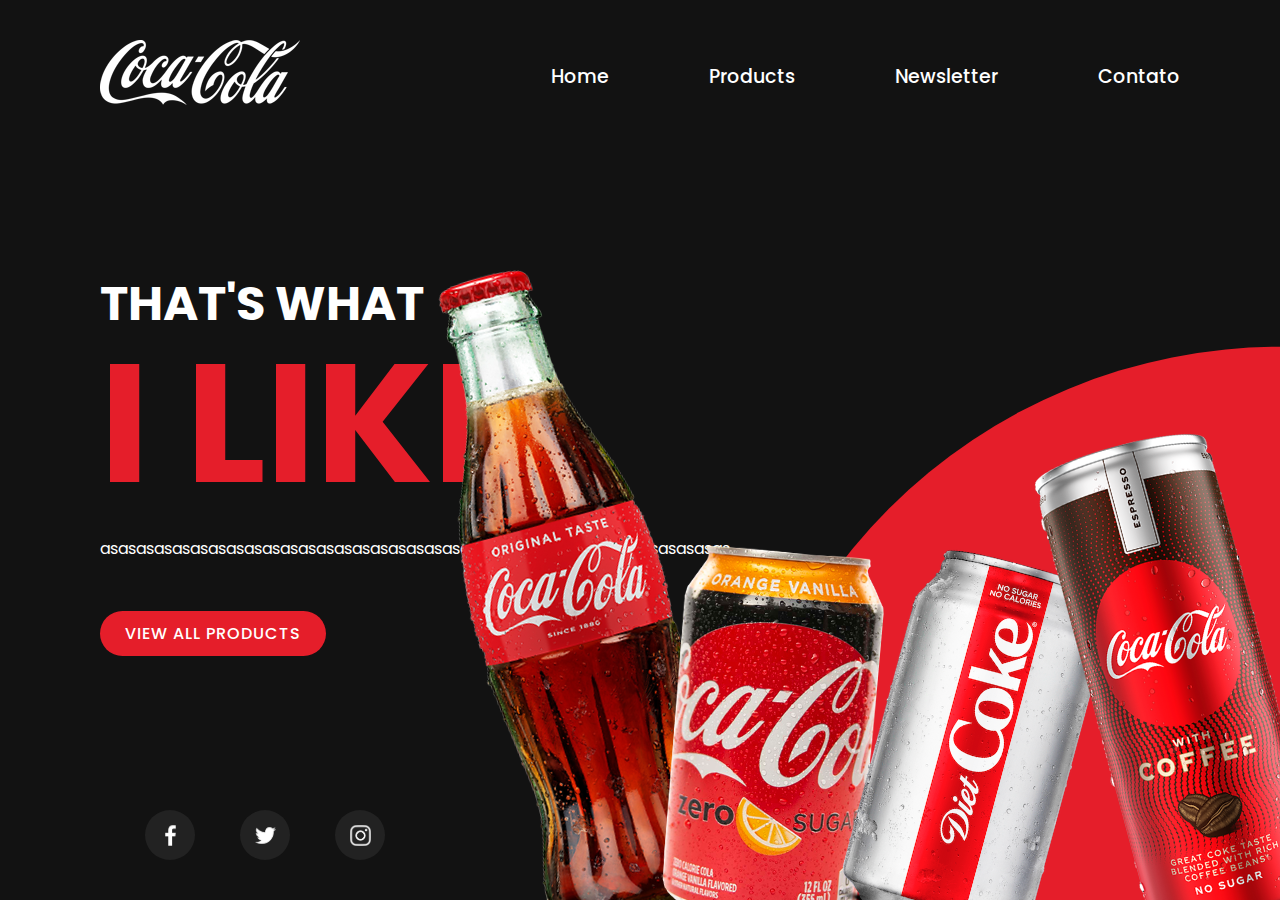
<file: projetos/coca-cola/index.html>
<!DOCTYPE html>
<html lang="pt-BR">
<head>
    <meta charset="UTF-8">
    <meta http-equiv="X-UA-Compatible" content="IE=edge">
    <meta name="viewport" content="width=device-width, initial-scale=1.0">
    <title>Coca-cola</title>
    <link rel="stylesheet" href="styles.css">
</head>
<body>
    <section>
        <div class="circle"></div>
        <header>
            <a href="#"><img src="images/logo-coca-cola.jpg" alt="logo" class="logo"></a>
            <nav class="navegation">
                <ul>
                    <li><a href="#">Home</a></li>
                    <li><a href="#">Products</a></li>
                    <li><a href="#">Newsletter</a></li>
                    <li><a href="#">Contato</a></li>
                </ul>
            </nav>
        </header>
        <div class="container">
            <div class="text">
                <h2>THAT'S WHAT <br> <span>I LIKE</span></h2>
                <p>asasasasasasasasasasasasasasasasasasasasasasasasasasasasasasasasasasas</p>
                <a href="#">VIEW ALL PRODUCTS</a>
            </div>
        </div>
        <ul class="icons">
            <li><a href="#"><img src="images/facebook.png" alt="facebook"></a></li>
            <li><a href="#"><img src="images/twitter.png" alt="twitter"></a></li>
            <li><a href="#"><img src="images/instagram.png" alt="instagram"></a></li>
        </ul>
        <div class="boxImg">
            <img src="images/cocacola1.png" alt="" class="img1">
            <img src="images/cocacola2.png" alt="" class="img2">
            <img src="images/cocacola3.png" alt="" class="img3">
            <img src="images/cocacola4.png" alt="" class="img4">
        </div>
    </section>
</body>
</html>
</file>
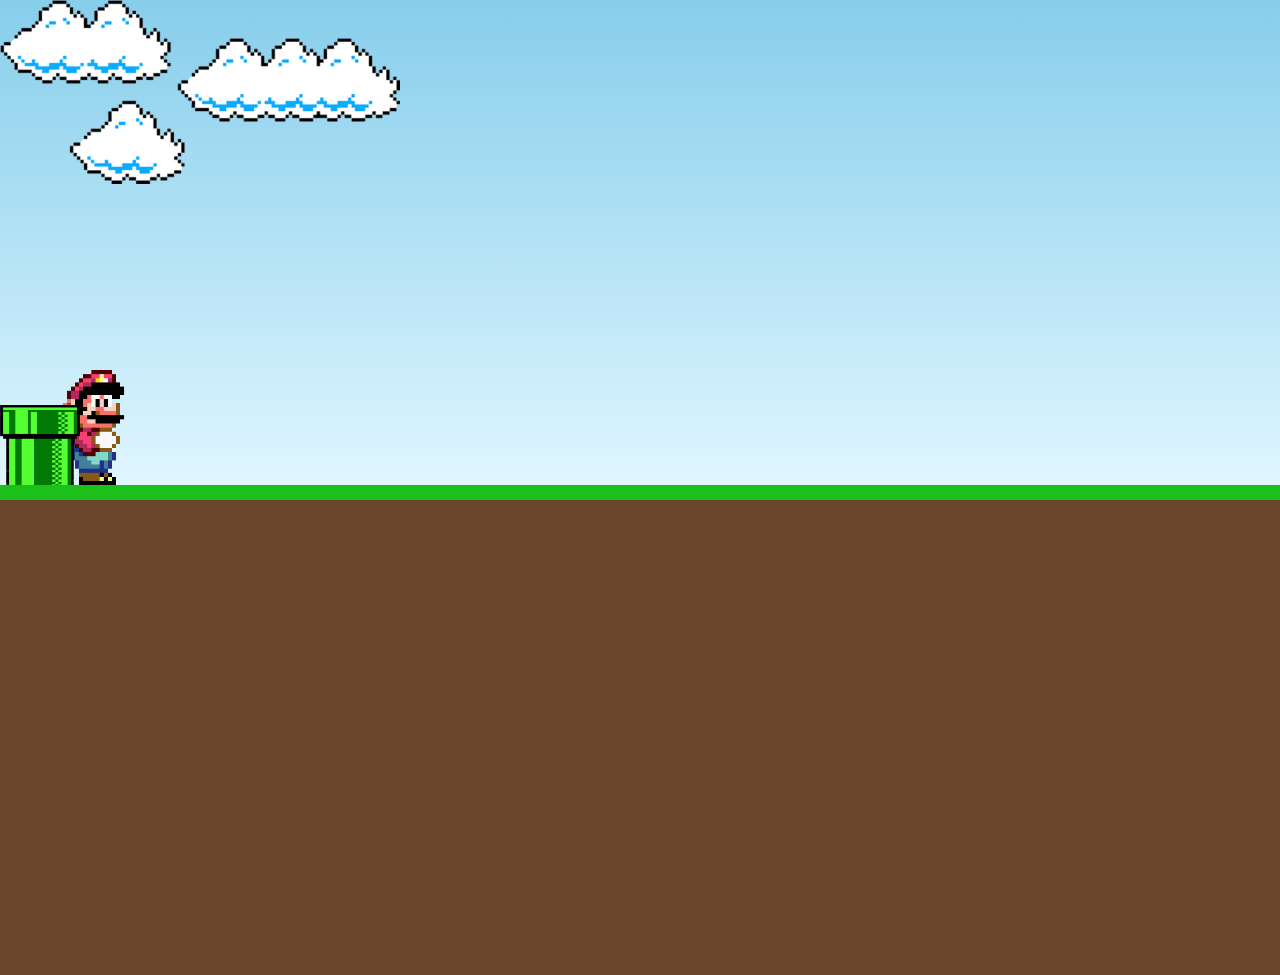
<file: projetos/mario/index.html>
<!DOCTYPE html>
<html lang="pt-BR">
<head>
    <meta charset="UTF-8">
    <meta http-equiv="X-UA-Compatible" content="IE=edge">
    <meta name="viewport" content="width=device-width, initial-scale=1.0">
    <link rel="stylesheet" href="./css/styles.css">
    <title>Mario jump</title>
</head>
<body>
    <script defer src="./js/script.js"></script>
    <div class="game-board">
        <img src="./images/clouds.png" class="clouds">
        <img src="./images/mario.gif" class="mario">
        <img src="./images/pipe.png" class="pipe">
    </div>
    <div class="background"></div>
</body>
</html>
</file>
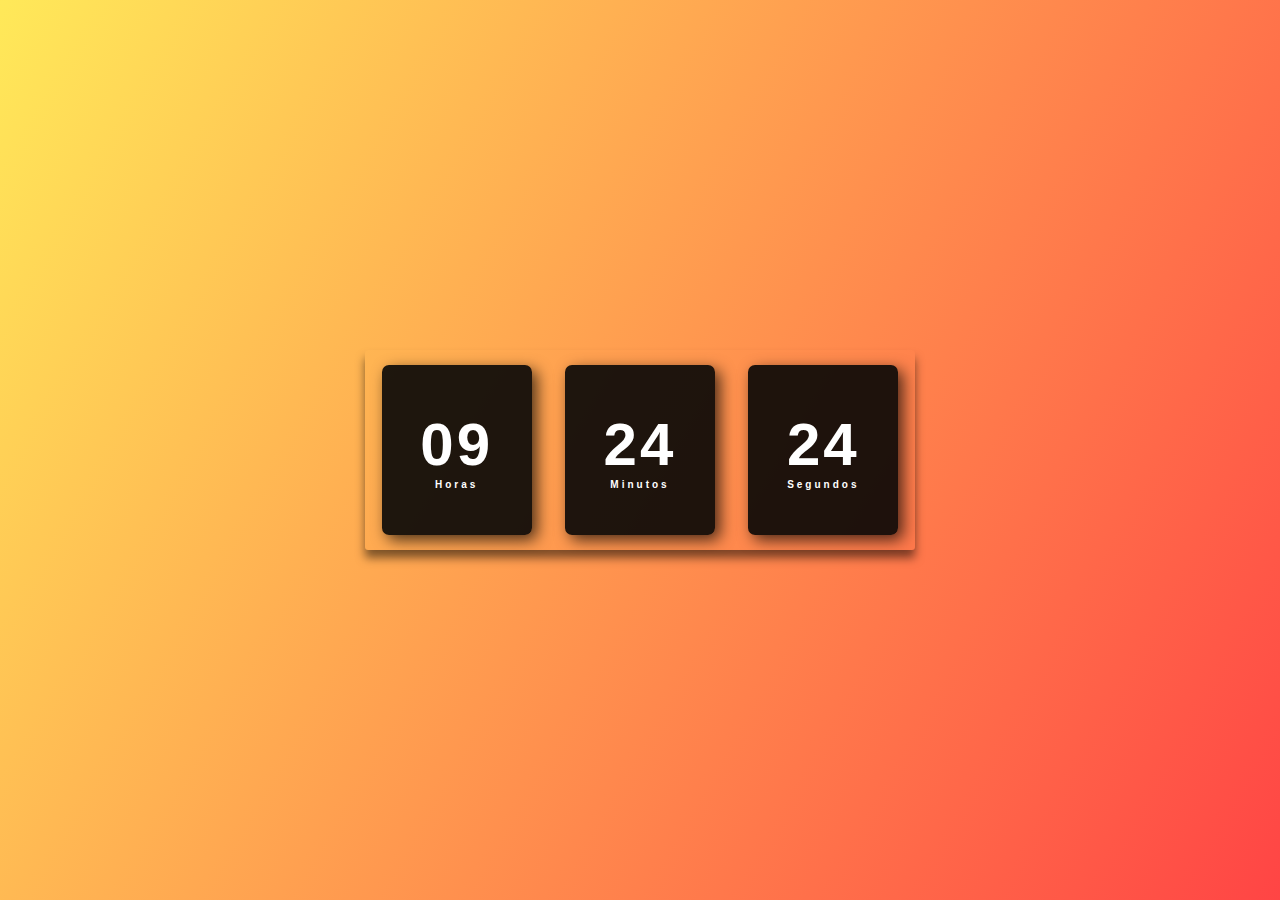
<file: projetos/relogio-digital/index.html>
<!DOCTYPE html>
<html lang="pt-BR">
<head>
    <meta charset="UTF-8">
    <meta http-equiv="X-UA-Compatible" content="IE=edge">
    <meta name="viewport" content="width=device-width, initial-scale=1.0">
    <title>Relógio Digital</title>
    <link rel="stylesheet" href="style.css">
</head>
<body>
    <div class="relogio">
        <div>
            <span id="horas">00</span>
            <span class="tempo">Horas</span>
        </div>

        <div>
            <span id="minutos">00</span>
            <span class="tempo">Minutos</span>
        </div>

        <div>
            <span id="segundos">00</span>
            <span class="tempo">Segundos</span>
        </div>
    </div>

    <script src="script.js"></script>
</body>
</html>
</file>
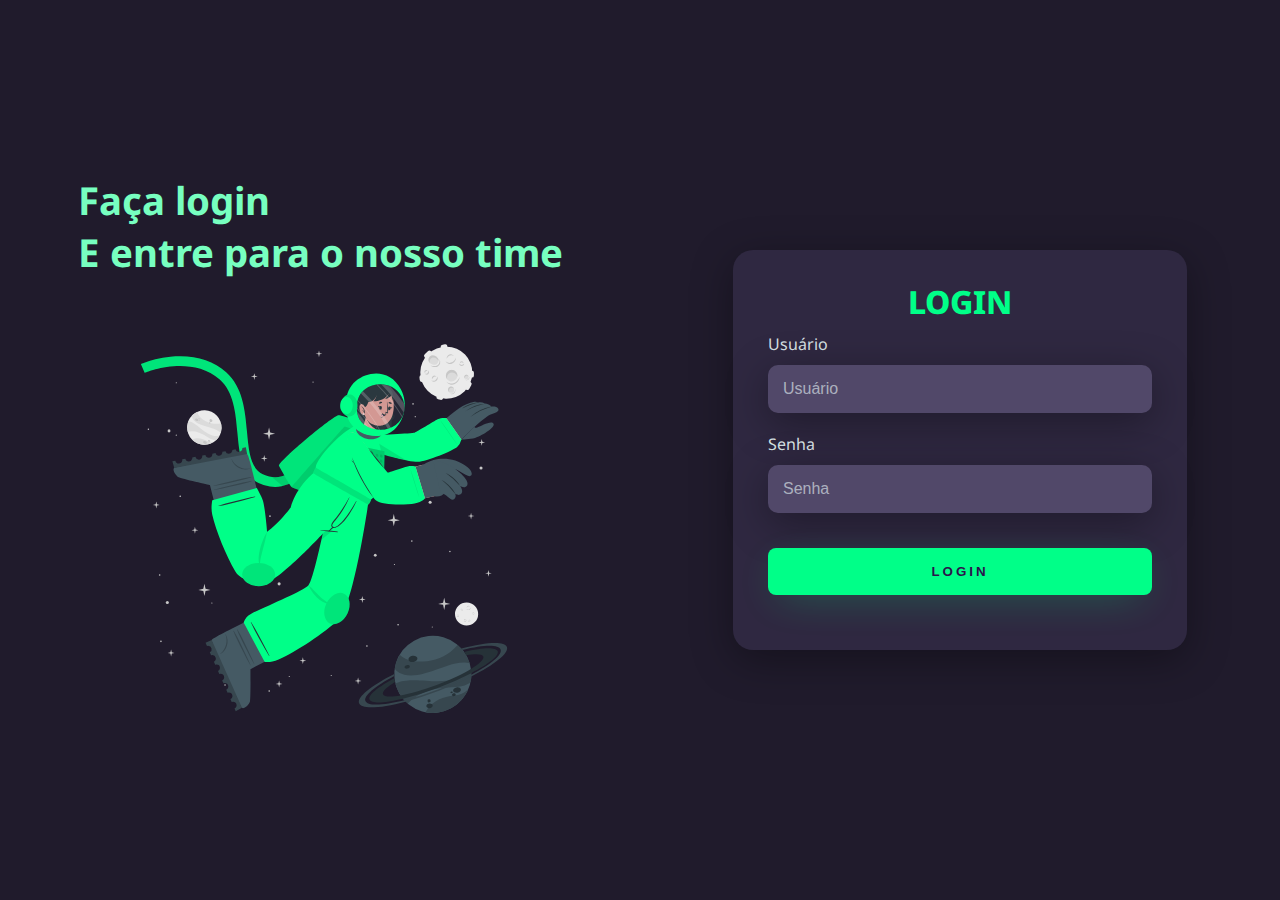
<file: projetos/site-login/index.html>
<!DOCTYPE html>
<html lang="pt-BR">
<head>
    <meta charset="UTF-8">
    <meta http-equiv="X-UA-Compatible" content="IE=edge">
    <meta name="viewport" content="width=device-width, initial-scale=1.0">
    <title>Login</title>
    <link rel="stylesheet" href="estilos.css">
</head>
<body>
    <div class="main-login">
        <div class="left-login">
            <h1>Faça login <br>E entre para o nosso time</h1>
            <img class="left-login-image" src="astronaut-animate.svg" alt="astronauta">
        </div>
        <div class="right-login">
            <div class="card-login">
                <h1>LOGIN</h1>
                <div class="textfield">
                    <label for="usuario">Usuário</label>
                    <input type="text" name="usuario" placeholder="Usuário">
                </div>
                <div class="textfield">
                    <label for="semha">Senha</label>
                    <input type="password" name="senha" placeholder="Senha">
                    </div>
                <button class="btn-login">Login</button>
            </div>
        </div>
    </div>





    
</body>
</html>
</file>
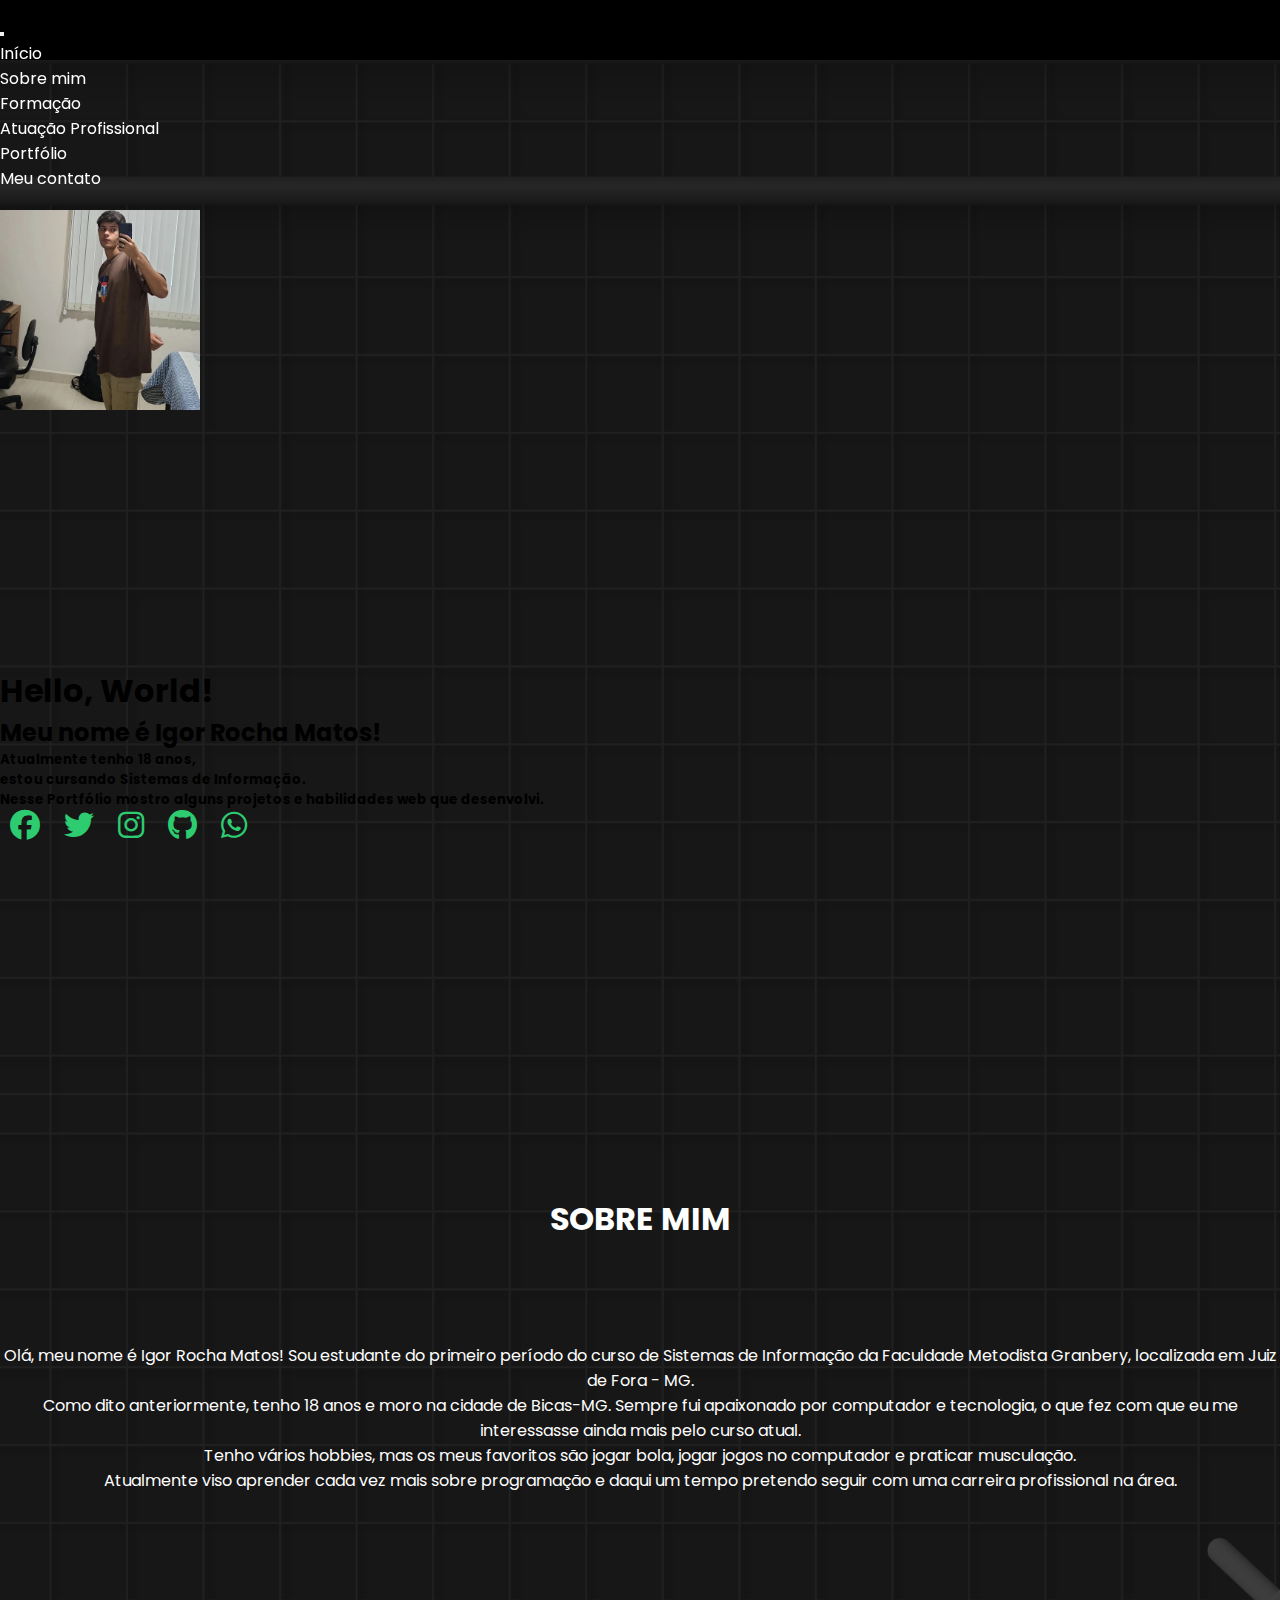
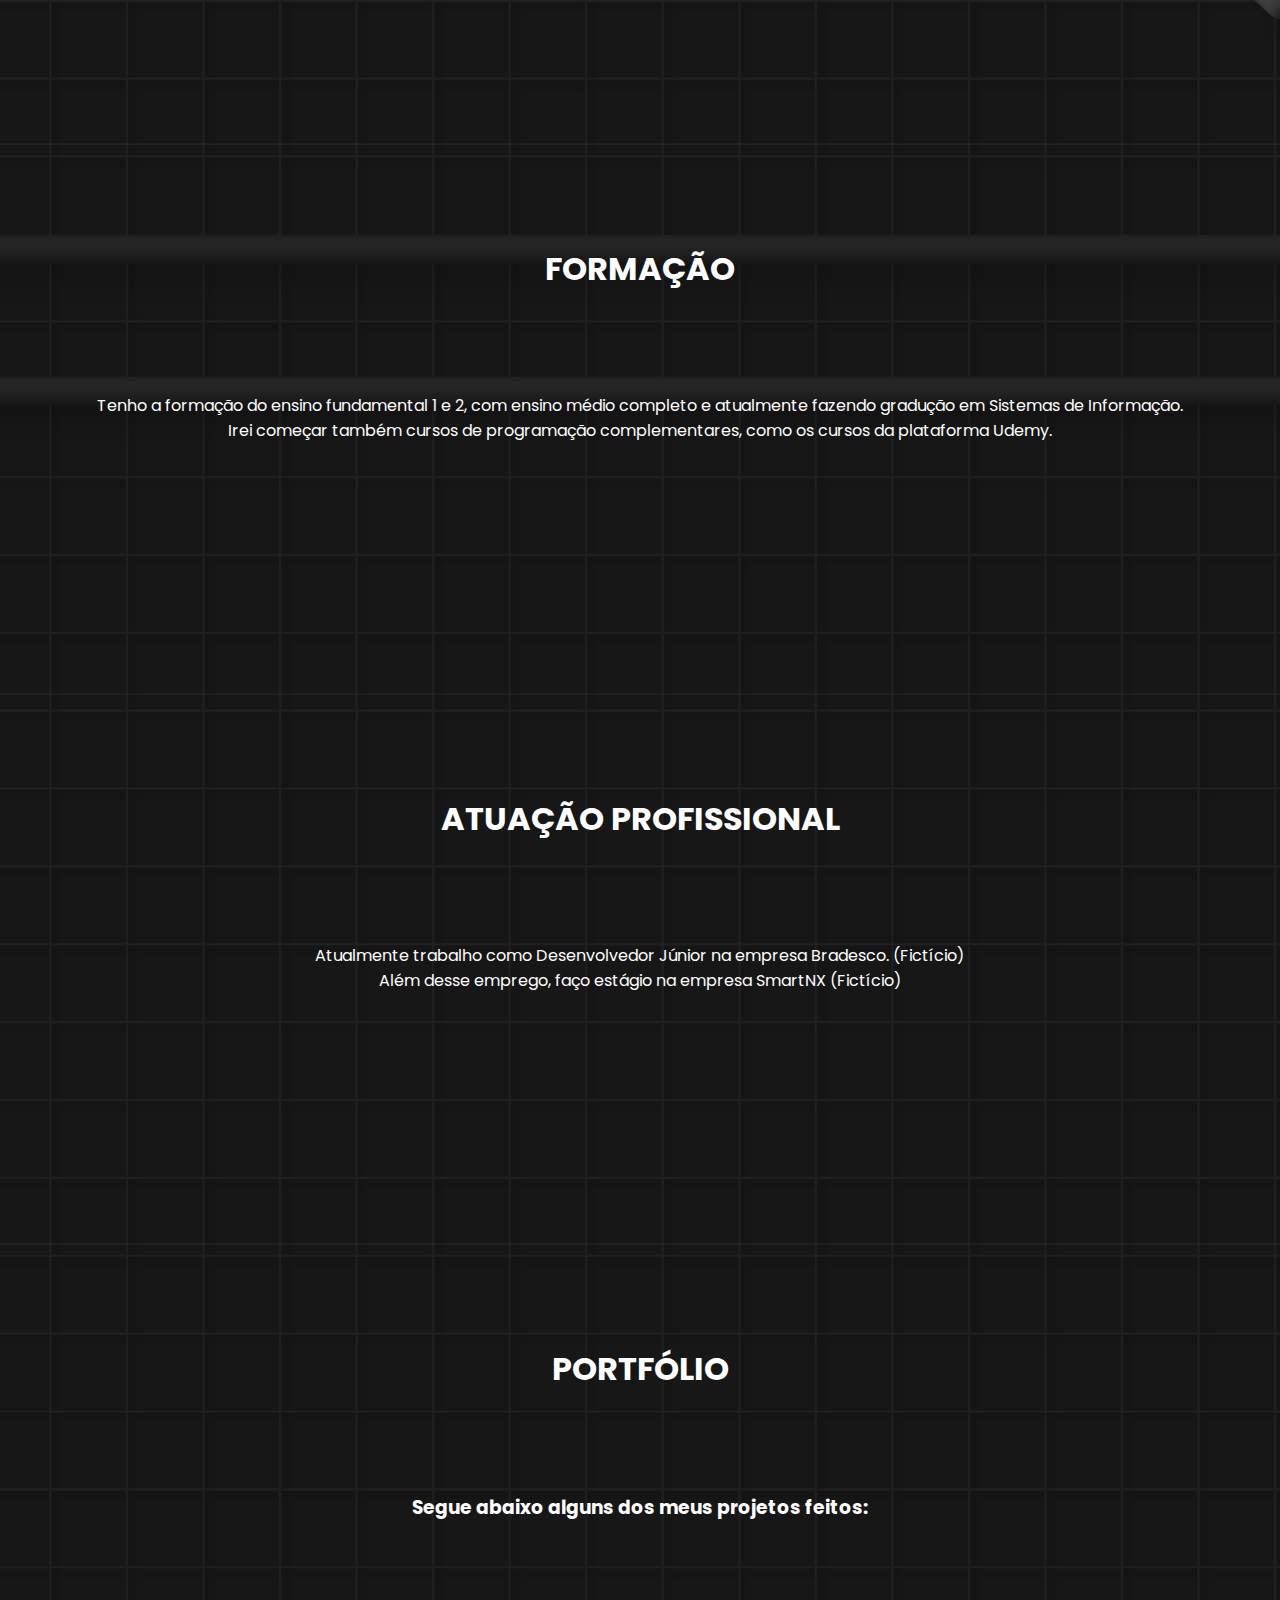
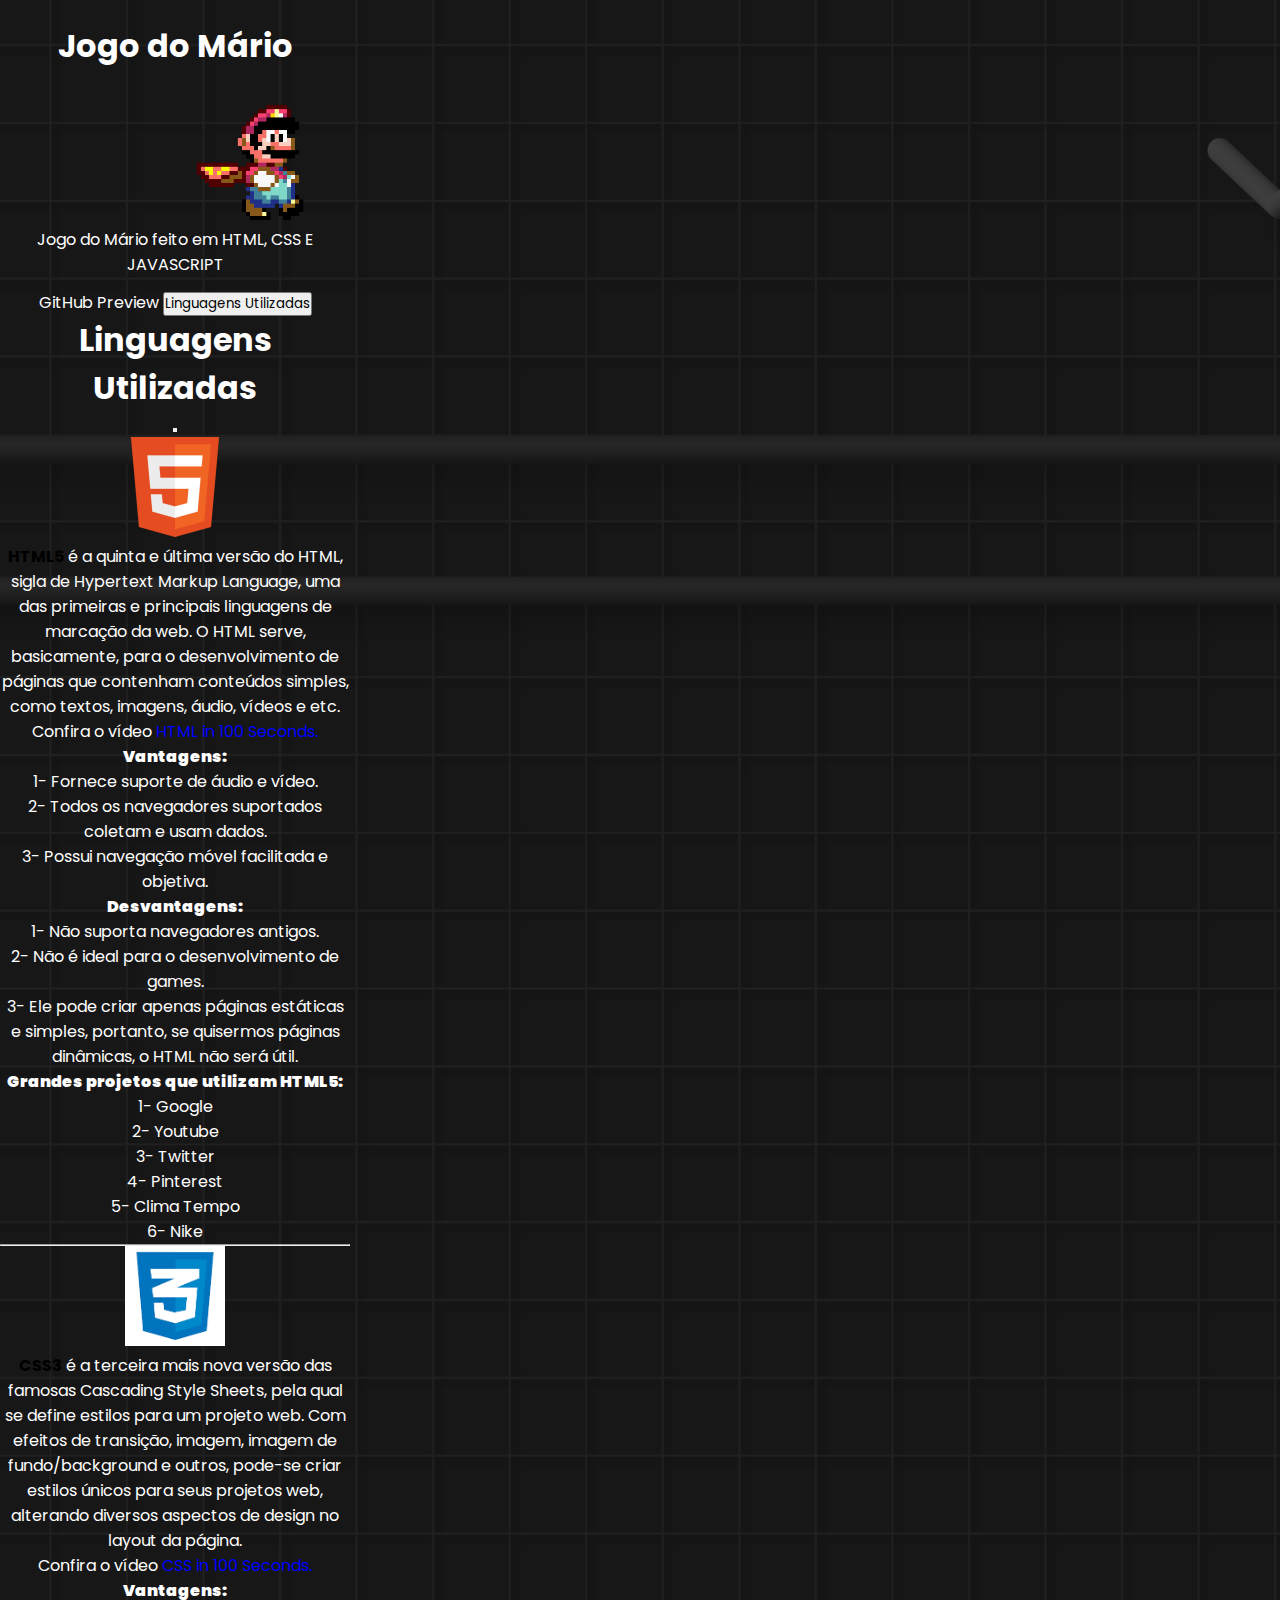
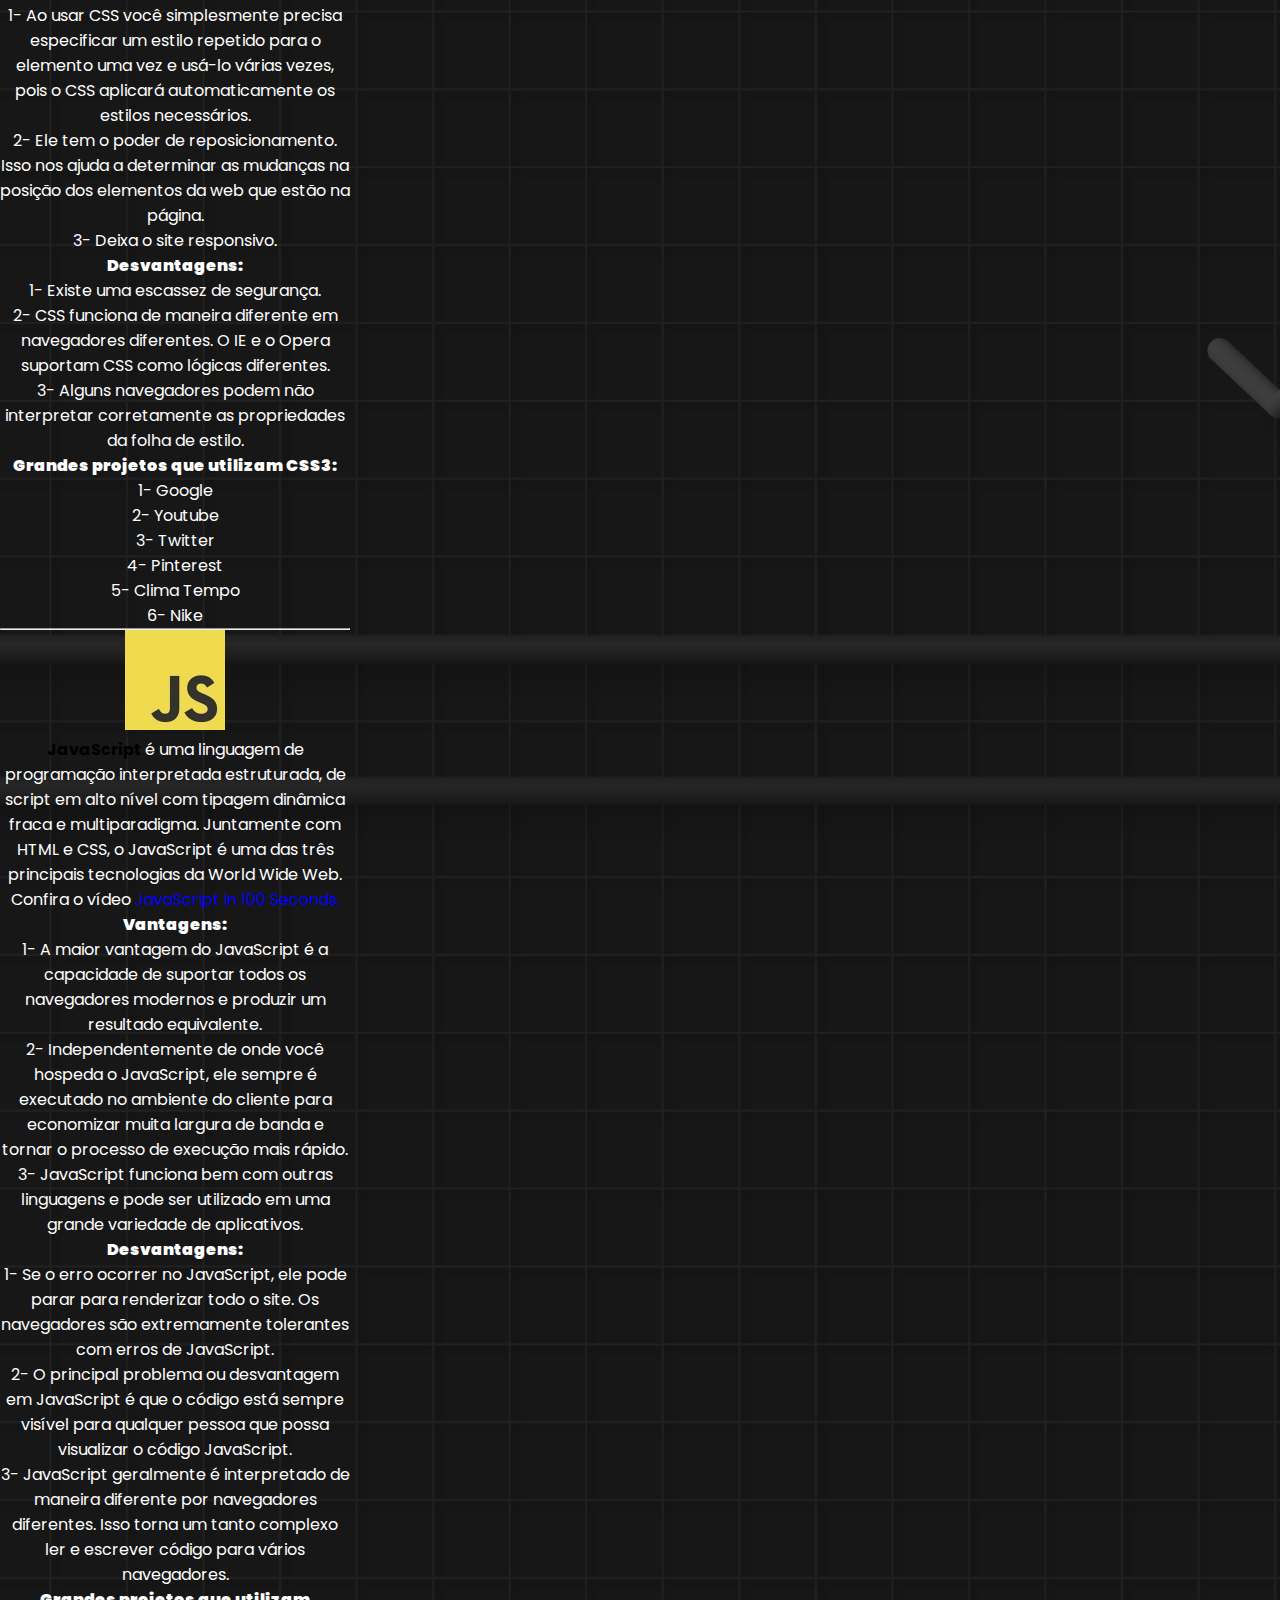
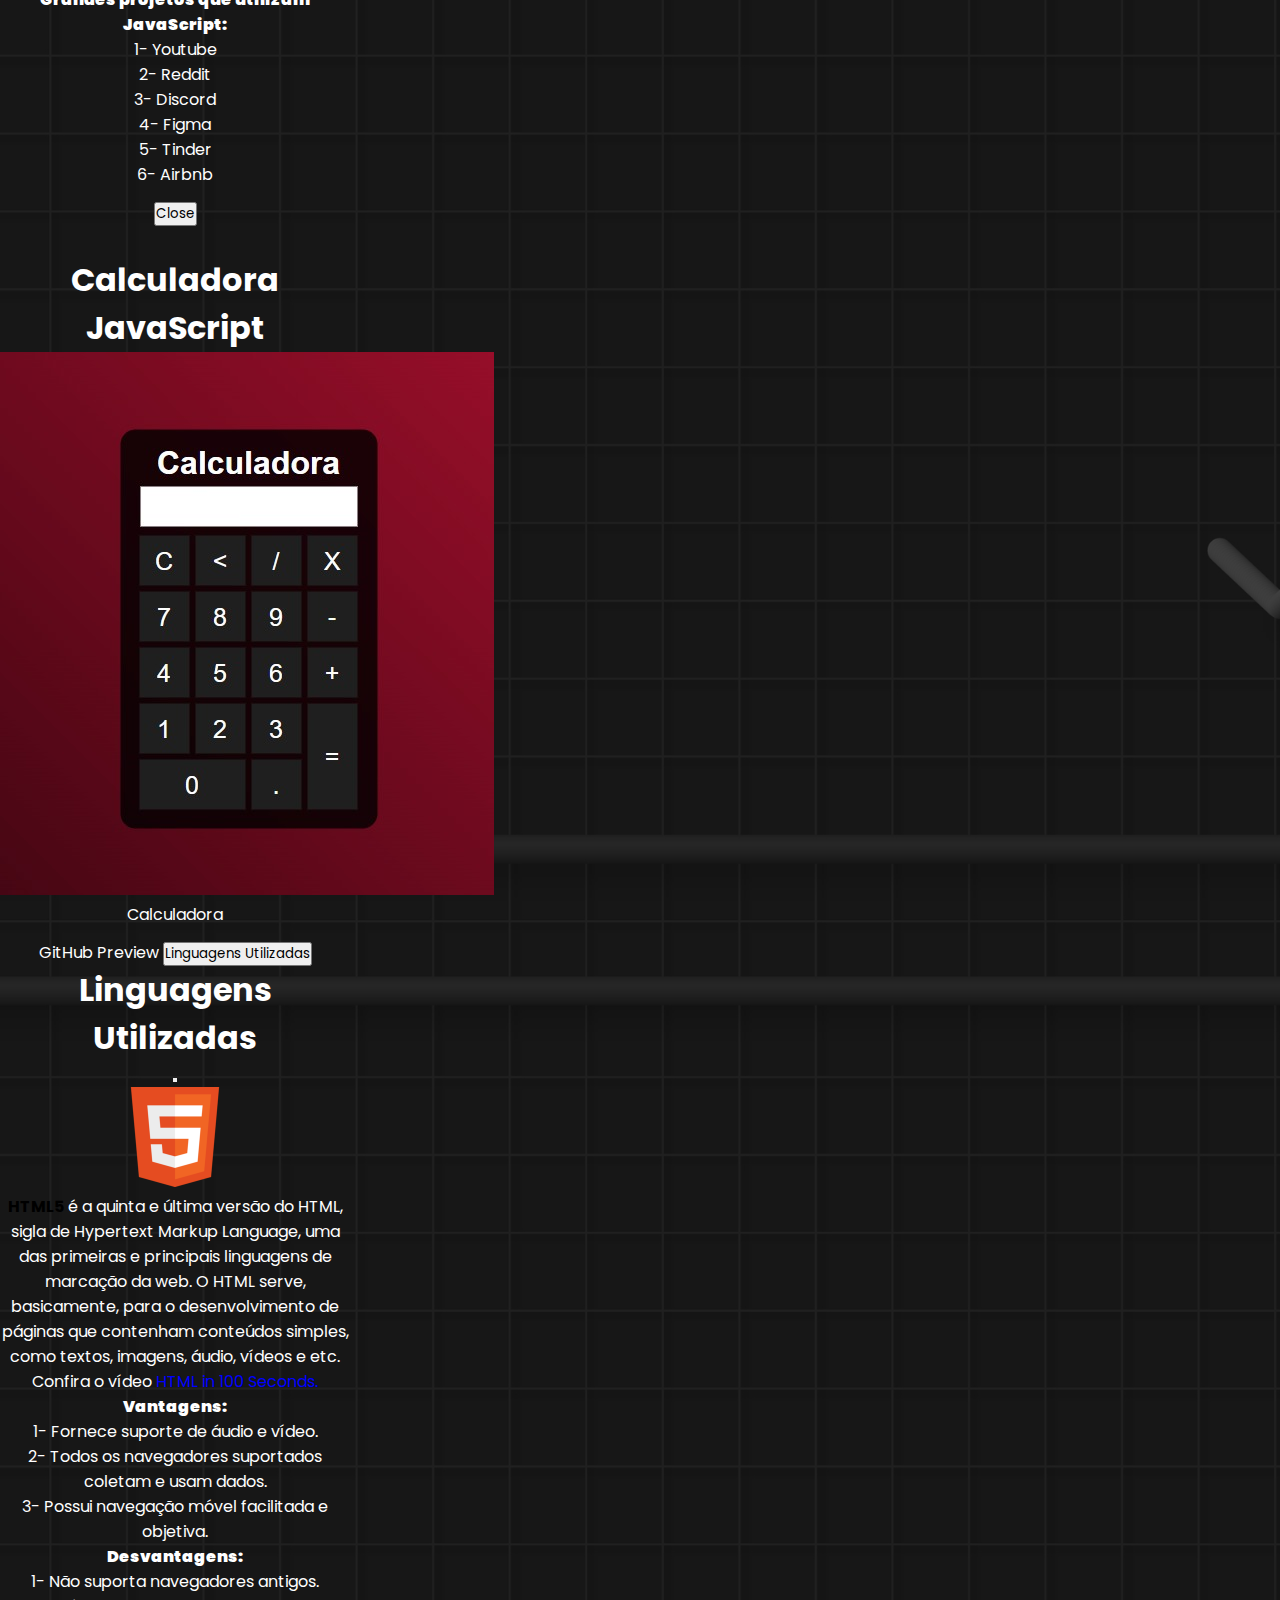
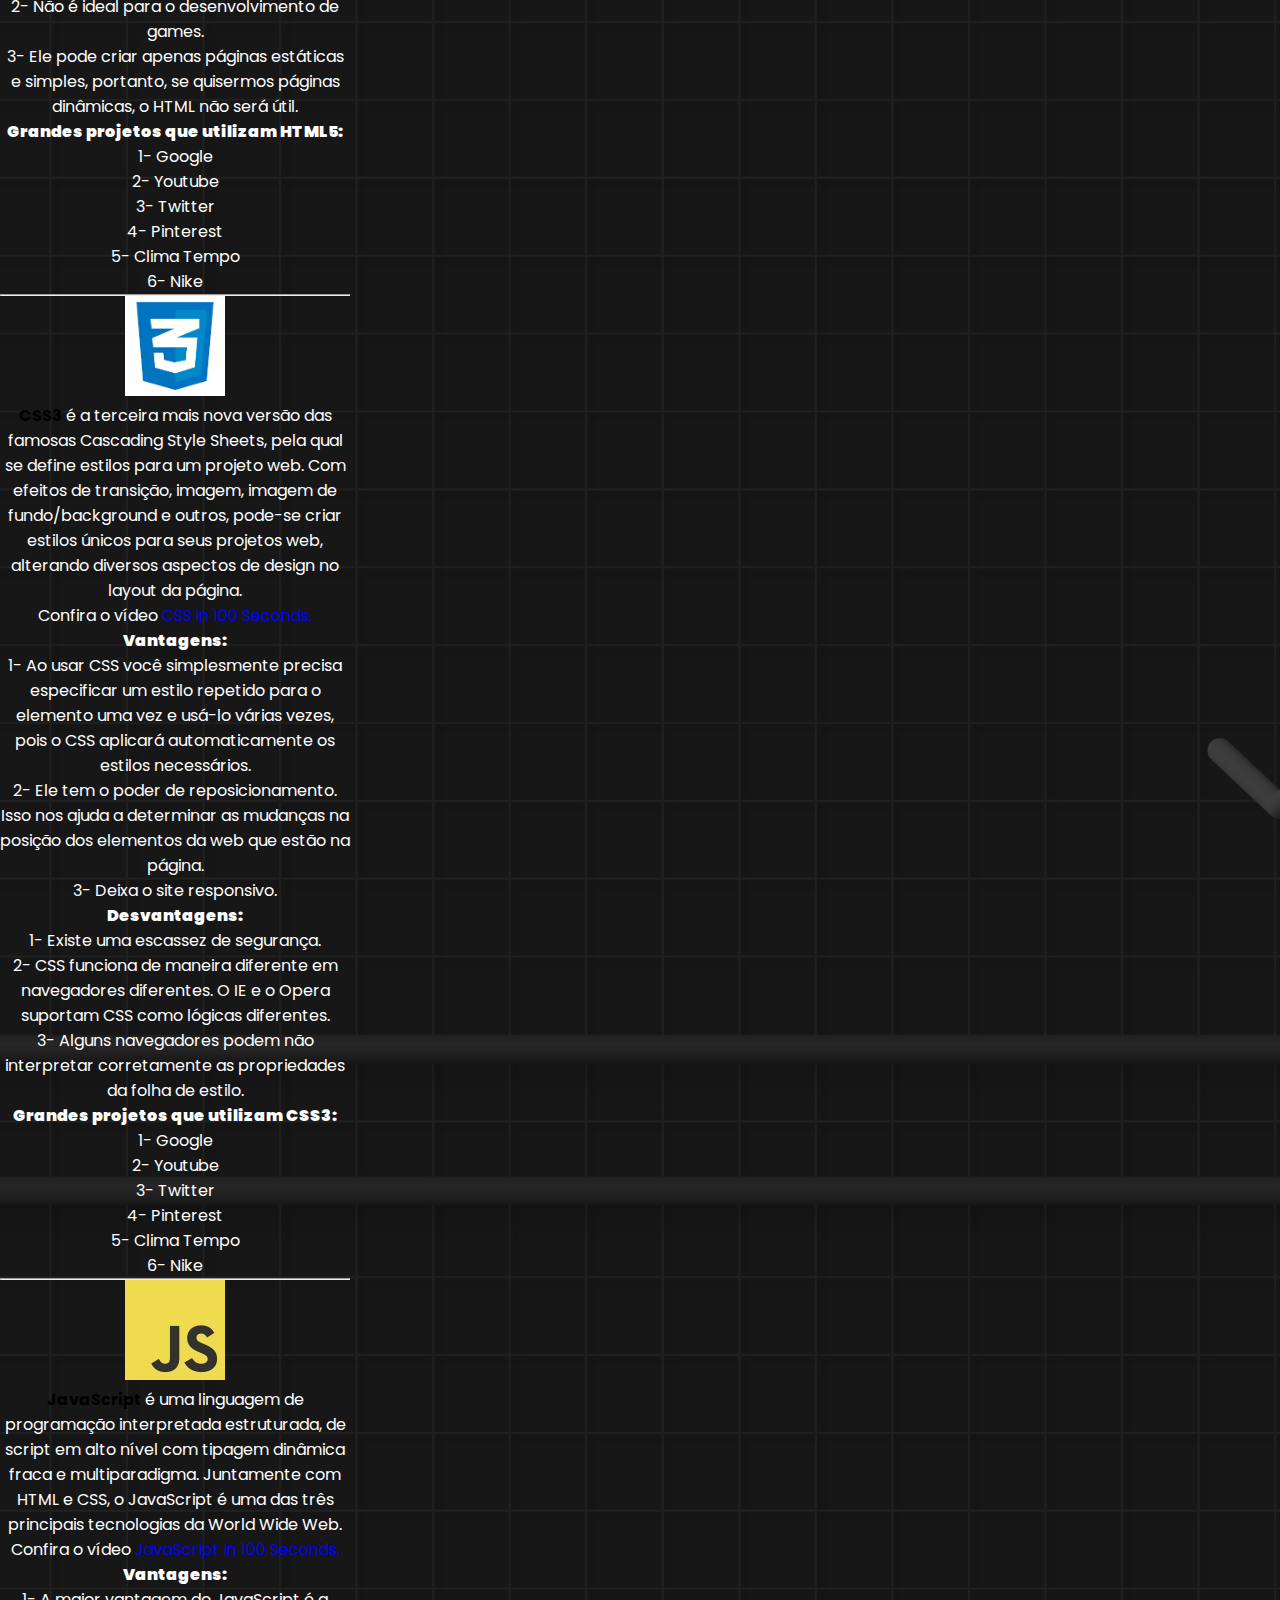
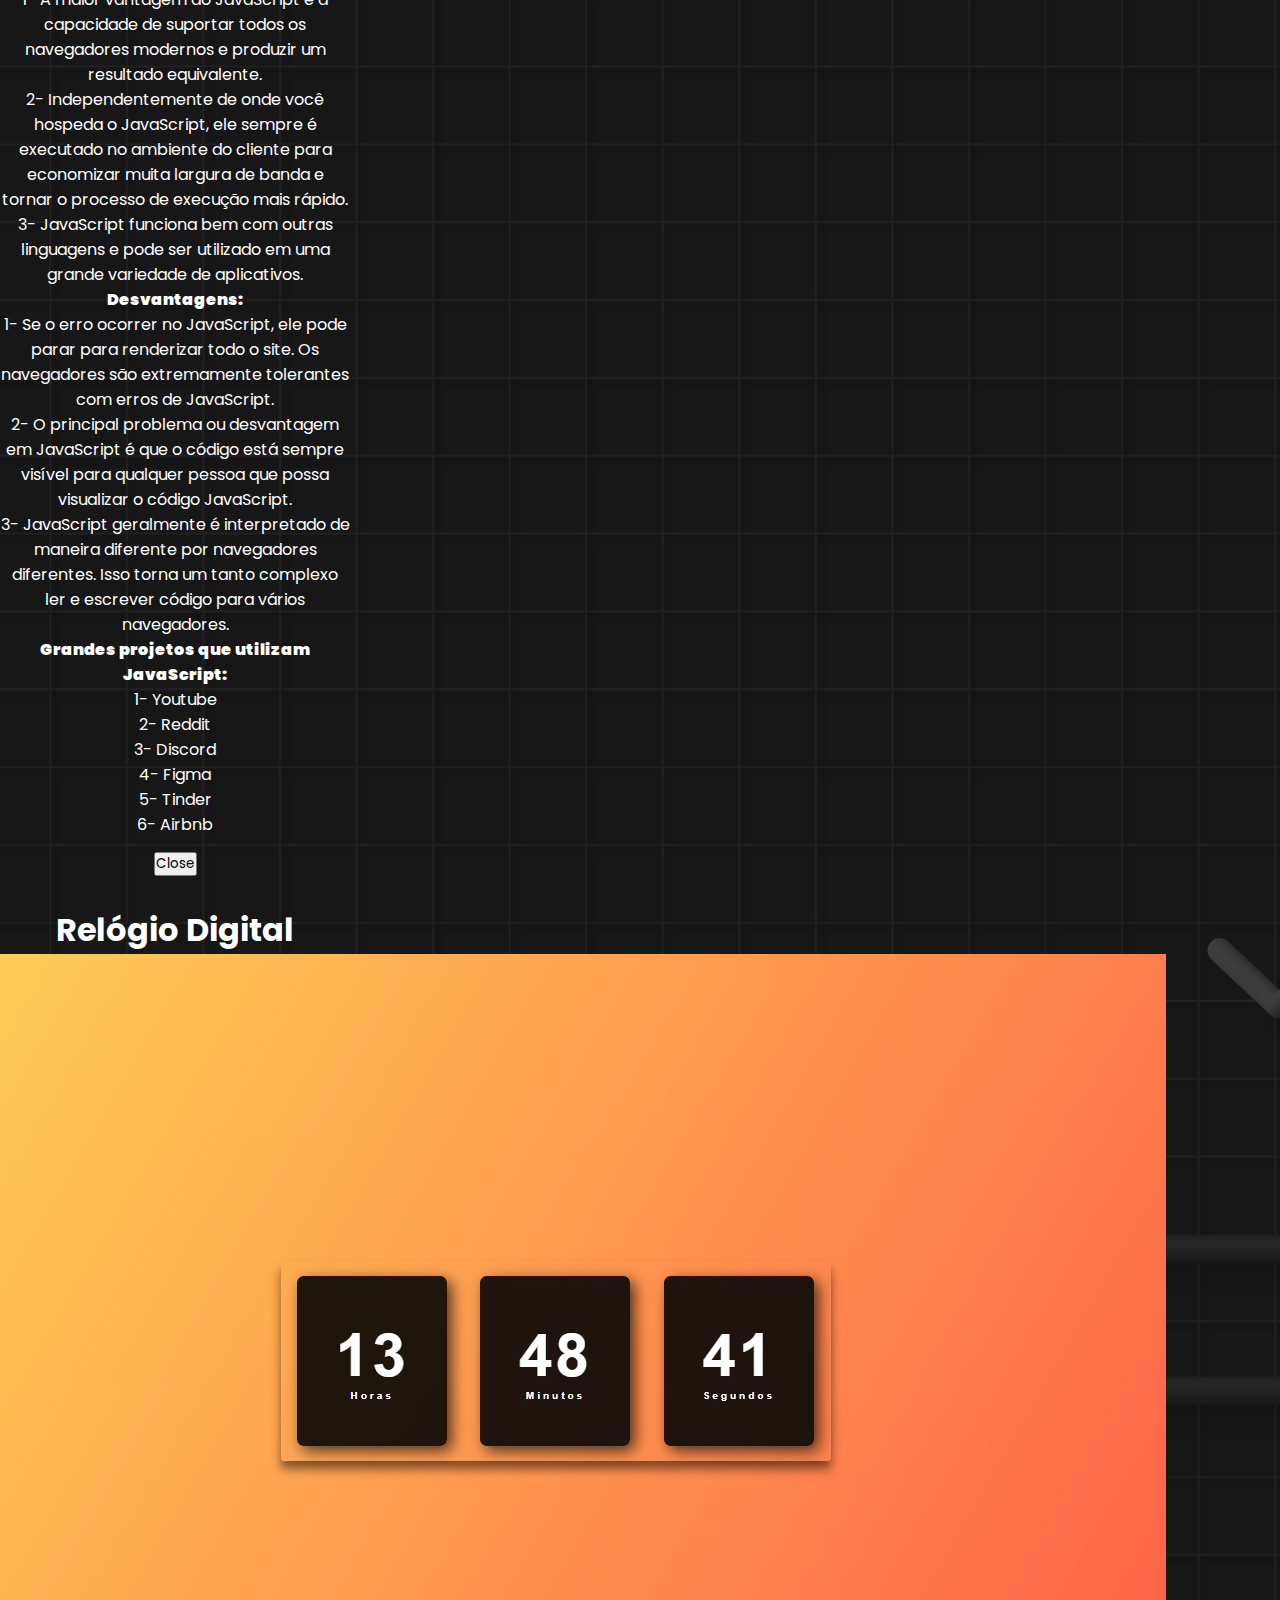
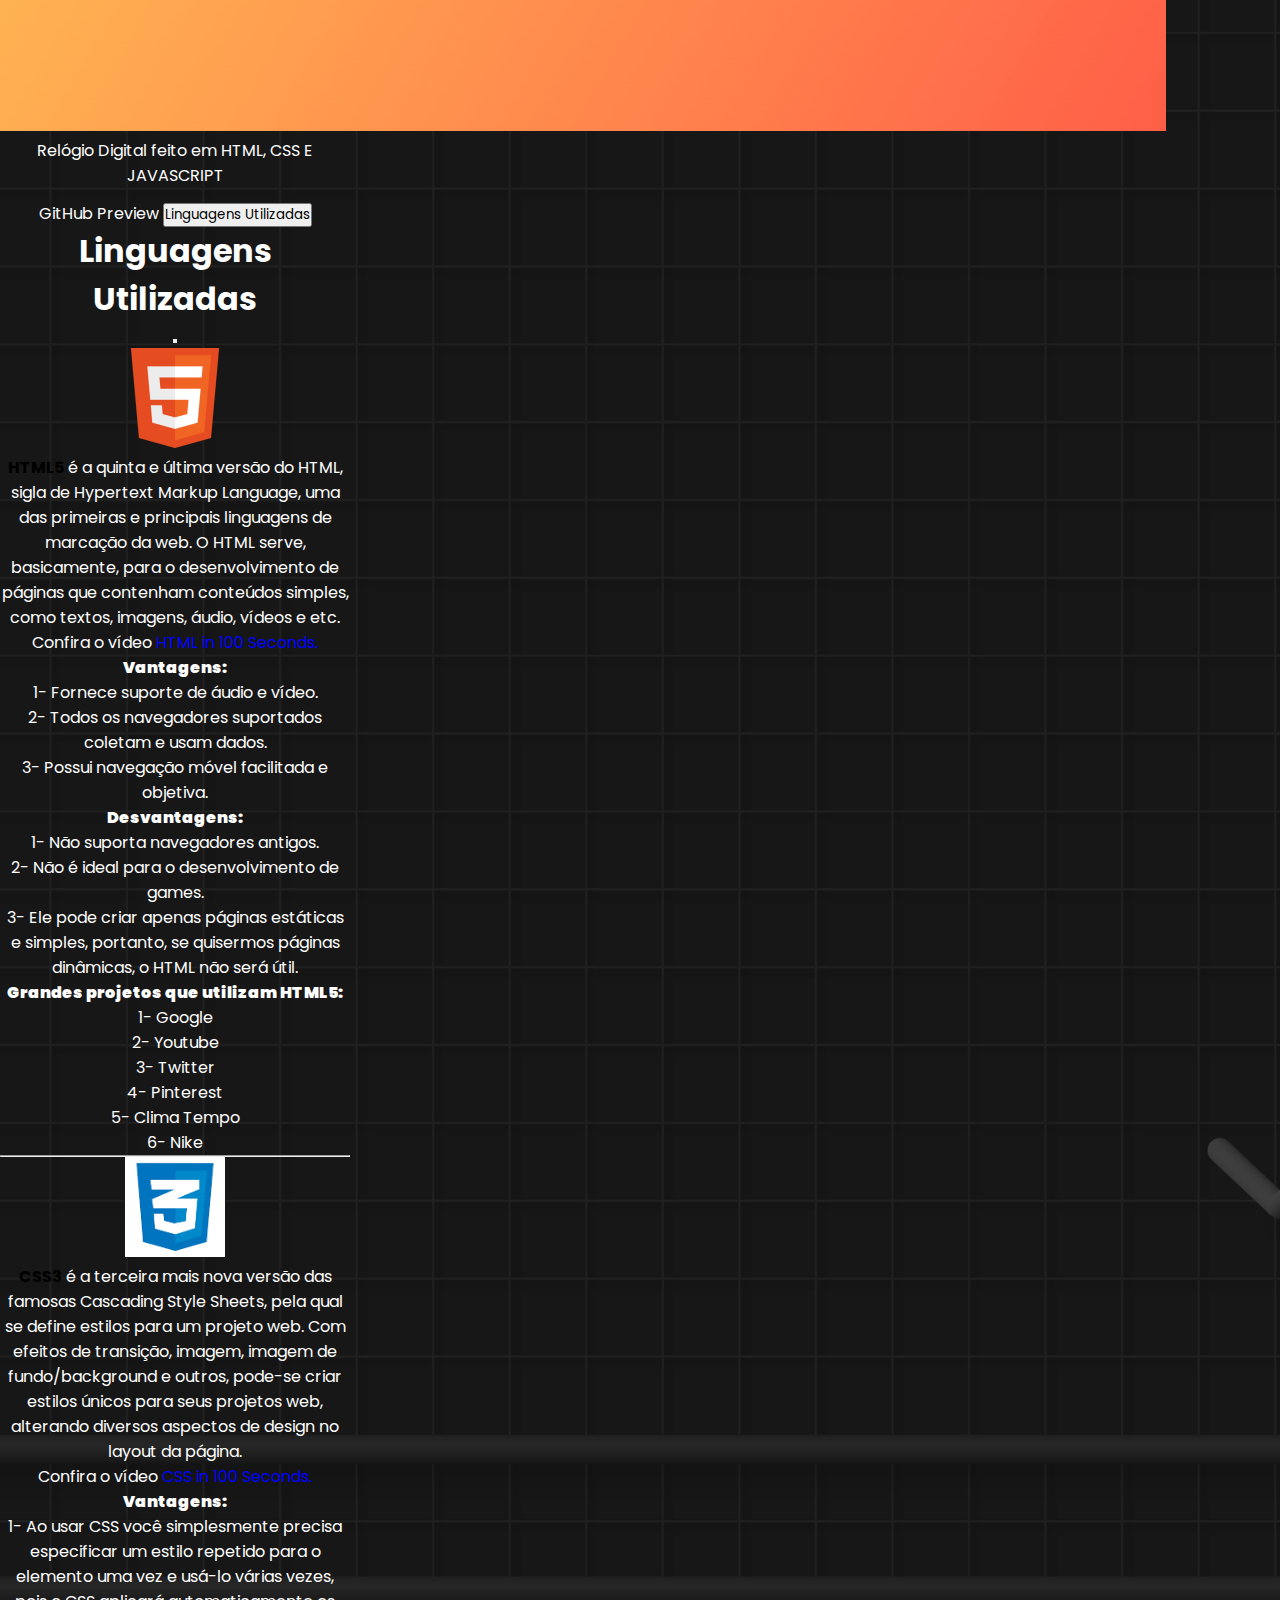
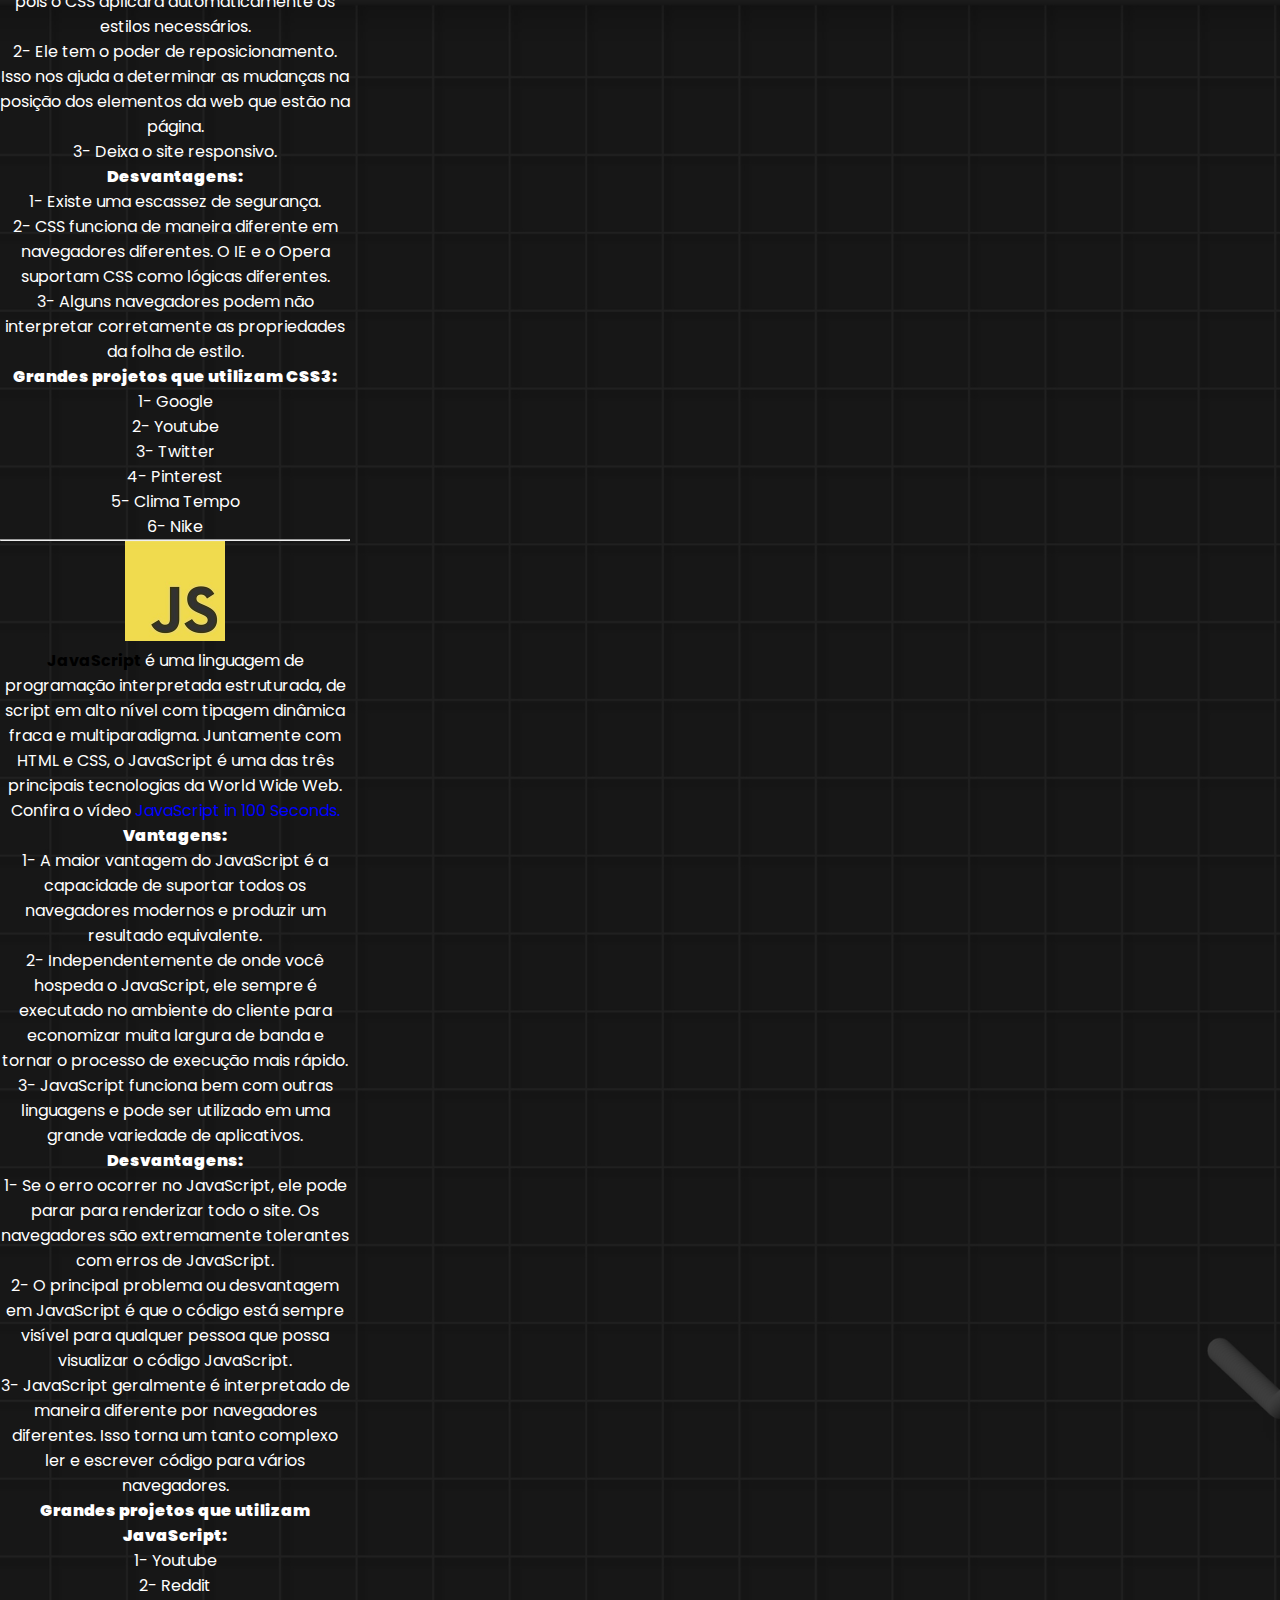
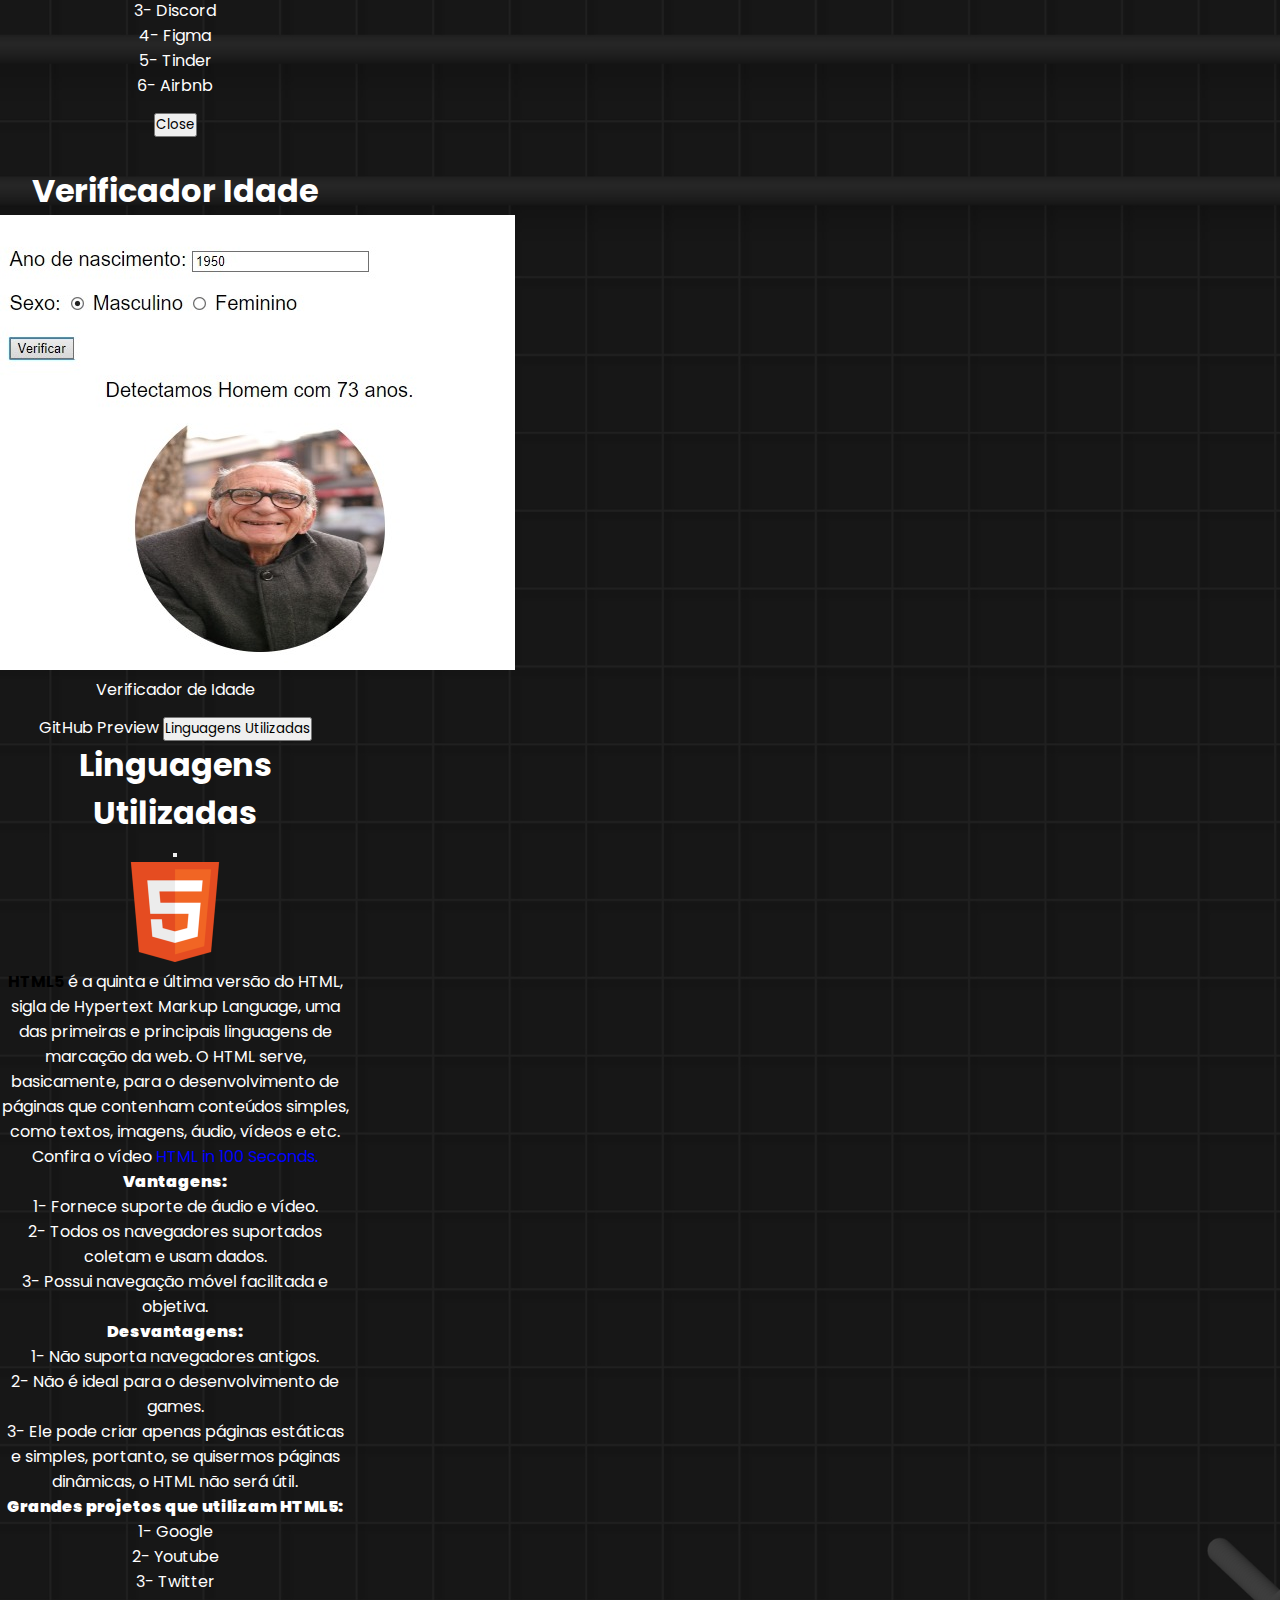
<file: pages/home.html>
<!DOCTYPE html>
<html lang="pt-BR">
<head>
  <meta charset="UTF-8">
  <meta http-equiv="X-UA-Compatible" content="IE=edge">
  <meta name="viewport" content="width=device-width, initial-scale=1.0">
  <link rel="stylesheet" href="https://cdnjs.cloudflare.com/ajax/libs/font-awesome/6.1.0/css/all.min.css">
  <link href="https://cdn.jsdelivr.net/npm/bootstrap@5.3.0-alpha3/dist/css/bootstrap.min.css" rel="stylesheet"
    integrity="sha384-KK94CHFLLe+nY2dmCWGMq91rCGa5gtU4mk92HdvYe+M/SXH301p5ILy+dN9+nJOZ" crossorigin="anonymous">
  <link rel="stylesheet" href="../css/style.css">
  <title>Portfólio</title>
</head>
<body id="inicio">
  <header>
    <nav class="navbar navbar-expand-lg navbar-dark bg-black" aria-label="Tenth navbar example">
      <div class="container-fluid">
        <button class="navbar-toggler" type="button" data-bs-toggle="collapse" data-bs-target="#navbarsExample08"
          aria-controls="navbarsExample08" aria-expanded="false" aria-label="Toggle navigation">
          <span class="navbar-toggler-icon"></span>
        </button>

        <div class="collapse navbar-collapse justify-content-md-center" id="navbarsExample08">
          <ul class="navbar-nav">
            <li class="nav-item">
              <a class="nav-link active" aria-current="page" href="#inicio">Início</a>
            </li>
            <li class="nav-item">
              <a class="nav-link active" aria-current="page" href="#sobremim">Sobre mim</a>
            </li>
            <li class="nav-item">
              <a class="nav-link active" aria-current="page" href="#formacao">Formação</a>
            </li>
            <li class="nav-item">
              <a class="nav-link active" aria-current="page" href="#atuacao">Atuação Profissional</a>
            </li>
            <li class="nav-item">
              <a class="nav-link active" aria-current="page" href="#portfolio">Portfólio</a>
            </li>
            <li class="nav-item">
              <a class="nav-link active" aria-current="page" href="#contato">Meu contato</a>
            </li>
          </ul>
        </div>
      </div>
    </nav>
  </header>
  <div class="container col-xxl-8 px-4 py-5 text-white">
    <div class="row flex-lg-row-reverse align-items-center g-5 py-5">
      <div class="col-10 col-sm-8 col-lg-6">
        <img src="../images/igor.jpg" class="d-flex mx-lg-auto img-fluid rounded-circle" alt="igor" width="200"
          loading="lazy" style="margin-top: 210px;">
      </div>
      <div class="col-lg-6">
        <h1 class="display-5 fw-bold lh-1 mb-3" style="margin-top: 250px;">Hello, World!</h1>
        <p class="lead">
        <h2>Meu nome é Igor Rocha Matos!</h2>
        </p>
        <p class="lead">
        <h5>Atualmente tenho 18 anos, <br> estou cursando Sistemas de Informação. <br>Nesse Portfólio mostro
          alguns projetos e habilidades web que desenvolvi. </h5>
        </p>
        <div class="redes-sociais">
          <a href="https://www.facebook.com/igor.rochamatos" target="_blank"><i class="fa-brands fa-facebook"></i></a>
          <a href="https://twitter.com/Matos17Igor" target="_blank"><i class="fa-brands fa-twitter"></i></a>
          <a href="https://www.instagram.com/igormatos17_/" target="_blank"><i class="fa-brands fa-instagram"></i></a>
          <a href="https://github.com/matos17igor" target="_blank"><i class="fa-brands fa-github"></i></a>
          <a href="https://wa.me/5532984005773" target="_blank"><i class="fa-brands fa-whatsapp"></i></a>
        </div>
      </div>
    </div>
  </div>
  <hr class="hr-simples" id="sobremim">
  <div class="aboutme">
    <h1>SOBRE MIM </h1>
    <p>Olá, meu nome é Igor Rocha Matos! Sou estudante do primeiro período do curso de Sistemas de Informação da
      Faculdade Metodista Granbery, localizada em Juiz de Fora - MG.</p>
    <p>Como dito anteriormente, tenho 18 anos e moro na cidade de Bicas-MG. Sempre fui apaixonado por computador e
      tecnologia, o que fez com que eu me interessasse ainda mais pelo curso atual.</p>
    <p>Tenho vários hobbies, mas os meus favoritos são jogar bola, jogar jogos no computador e praticar musculação. </p>
    <p>Atualmente viso aprender cada vez mais sobre programação e daqui um tempo pretendo seguir com uma carreira
      profissional na área. </p>
  </div>
  <hr class="hr-simples" id="formacao">
  <div class="formacao">
    <h1>FORMAÇÃO</h1>
    <p>Tenho a formação do ensino fundamental 1 e 2, com ensino médio completo e atualmente fazendo gradução em
      Sistemas de Informação.
    <p> Irei começar também cursos de programação complementares, como os cursos da plataforma <a
        href="https://www.udemy.com" target="_blank">Udemy</a>.</p>
  </div>
  <hr class="hr-simples" id="atuacao">
  <div class="atuacao">
    <h1>ATUAÇÃO PROFISSIONAL</h1>
    <p>Atualmente trabalho como Desenvolvedor Júnior na empresa Bradesco. (Fictício) </p>
    <p>Além desse emprego, faço estágio na empresa SmartNX (Fictício) </p>
  </div>
  <hr class="hr-simples" id="portfolio">
  <div class="portfolio">
    <h1>PORTFÓLIO</h1>
    <p>
    <h3 style="margin-bottom: 100px; margin-top: 100px;">Segue abaixo alguns dos meus projetos feitos:</h3>
    </p>
    <!-- Card Mário -->
    <div class="d-flex justify-content-center">
      <div class="card" style="width: 350px; margin-bottom: 30px;">
        <div class="card-header">
          <h1 class="card-title">Jogo do Mário</h1>
        </div>
        <img src="../images/mario.gif" alt="mario" style="width: 150px; position: relative; left: 75px;">
        <div class="card-body">
          <p class="card-text">Jogo do Mário feito em HTML, CSS E JAVASCRIPT</p>
          <a href="https://github.com/matos17igor/jogo-mario" target="_blank" class="btn btn-primary">GitHub</a>
          <a href="../projetos/mario/index.html" target="_blank" class="btn btn-primary">Preview</a>
          <button type="button" class="btn btn-primary" data-bs-toggle="modal" data-bs-target="#exampleModal">
            Linguagens Utilizadas
          </button>
          <div class="modal fade" id="exampleModal" tabindex="-1" aria-labelledby="exampleModalLabel"
            aria-hidden="true">
            <div class="modal-dialog">
              <div class="modal-content">
                <div class="modal-header">
                  <h1 class="modal-title fs-5" id="exampleModalLabel">Linguagens Utilizadas</h1>
                  <button type="button" class="btn-close" data-bs-dismiss="modal" aria-label="Close"></button>
                </div>
                <div class="modal-body">
                  <p> <img src="../images/html5.png" alt="html" class="modal-body-img"> </p>
                  <p> <a href="https://html5.org" target="_blank" style="color: black;"> <strong>HTML5</strong> </a> é a
                    quinta e última versão
                    do HTML, sigla de Hypertext Markup Language, uma das primeiras e principais linguagens de marcação
                    da web. O HTML serve, basicamente, para o desenvolvimento de páginas que contenham conteúdos
                    simples, como textos, imagens, áudio, vídeos e etc.</p>
                  <p> Confira o vídeo <a href="https://youtu.be/ok-plXXHlWw" target="_blank" style="color: blue;">HTML in 100 Seconds.</a></p>
                  <h4><strong>Vantagens:</strong></h4>
                  <p>
                    1- Fornece suporte de áudio e vídeo. <br>
                    2- Todos os navegadores suportados coletam e usam dados. <br>
                    3- Possui navegação móvel facilitada e objetiva.
                  </p>
                  <h4><strong>Desvantagens:</strong></h4>
                  <p>
                    1- Não suporta navegadores antigos. <br>
                    2- Não é ideal para o desenvolvimento de games. <br>
                    3- Ele pode criar apenas páginas estáticas e simples, portanto, se quisermos páginas dinâmicas, o
                    HTML não será útil.
                  </p>
                  <h4><strong>Grandes projetos que utilizam HTML5:</strong></h4>
                  <p>
                    1- Google <br>
                    2- Youtube <br>
                    3- Twitter <br>
                    4- Pinterest <br>
                    5- Clima Tempo <br>
                    6- Nike
                  </p>
                  <hr>
                  <p> <img src="../images/css3.png" alt="css" class="modal-body-img"> </p>
                  <p> <a href="https://www.css3.com" target="_blank" style="color: black;"> <strong>CSS3</strong> </a> é
                    a terceira mais nova versão
                    das famosas Cascading Style Sheets, pela qual se define estilos para um projeto web. Com efeitos de
                    transição, imagem, imagem de fundo/background e outros, pode-se criar estilos únicos para seus
                    projetos web, alterando diversos aspectos de design no layout da página.</p>
                  <p> Confira o vídeo <a href="https://www.youtube.com/watch?v=OEV8gMkCHXQ" target="_blank" style="color: blue;">CSS in 100 Seconds.</a></p>
                  <h4><strong>Vantagens:</strong></h4>
                  <p>
                    1- Ao usar CSS você simplesmente precisa especificar um estilo repetido para o elemento uma vez e
                    usá-lo várias vezes, pois o CSS aplicará automaticamente os estilos necessários. <br>
                    2- Ele tem o poder de reposicionamento. Isso nos ajuda a determinar as mudanças na posição dos
                    elementos da web que estão na página. <br>
                    3- Deixa o site responsivo.

                  </p>
                  <h4><strong>Desvantagens:</strong></h4>
                  <p>
                    1- Existe uma escassez de segurança. <br>
                    2- CSS funciona de maneira diferente em navegadores diferentes. O IE e o Opera suportam CSS como
                    lógicas diferentes. <br>
                    3- Alguns navegadores podem não interpretar corretamente as propriedades da folha de estilo.
                  </p>
                  <h4><strong>Grandes projetos que utilizam CSS3:</strong></h4>
                  <p>
                    1- Google <br>
                    2- Youtube <br>
                    3- Twitter <br>
                    4- Pinterest <br>
                    5- Clima Tempo <br>
                    6- Nike
                  </p>
                  <hr>
                  <p> <img src="../images/javascript.png" alt="javascript" class="modal-body-img"> </p>
                  <p> <a href="https://www.javascript.com" target="_blank" style="color: black;"> <strong> JavaScript
                      </strong></a> é
                    uma linguagem de programação interpretada estruturada, de script em alto nível com
                    tipagem dinâmica fraca e multiparadigma. Juntamente com HTML e CSS, o JavaScript é uma das três
                    principais tecnologias da World Wide Web. </p>
                    <p> Confira o vídeo <a href="https://www.youtube.com/watch?v=DHjqpvDnNGE" target="_blank" style="color: blue;">JavaScript in 100 Seconds.</a></p>
                  <h4><strong>Vantagens:</strong></h4>
                  <p>
                    1- A maior vantagem do JavaScript é a capacidade de suportar todos os navegadores modernos e
                    produzir um resultado equivalente. <br>
                    2- Independentemente de onde você hospeda o JavaScript, ele sempre é executado no ambiente do
                    cliente para economizar muita largura de banda e tornar o processo de execução mais rápido. <br>
                    3- JavaScript funciona bem com outras linguagens e pode ser utilizado em uma grande variedade de
                    aplicativos.
                  </p>
                  <h4><strong>Desvantagens:</strong></h4>
                  <p>
                    1- Se o erro ocorrer no JavaScript, ele pode parar para renderizar todo o site. Os navegadores são
                    extremamente tolerantes com erros de JavaScript. <br>
                    2- O principal problema ou desvantagem em JavaScript é que o código está sempre visível para
                    qualquer pessoa que possa visualizar o código JavaScript. <br>
                    3- JavaScript geralmente é interpretado de maneira diferente por navegadores diferentes. Isso torna
                    um tanto complexo ler e escrever código para vários navegadores.
                  </p>
                  <h4><strong>Grandes projetos que utilizam JavaScript:</strong></h4>
                  <p>
                    1- Youtube <br>
                    2- Reddit <br>
                    3- Discord <br>
                    4- Figma <br>
                    5- Tinder <br>
                    6- Airbnb
                  </p>
                </div>
                <div class="modal-footer">
                  <button type="button" class="btn btn-secondary" data-bs-dismiss="modal">Close</button>
                </div>
              </div>
            </div>
          </div>
        </div>
      </div>
    </div>
    <!-- Card Calculadora -->
    <div class="d-flex justify-content-center">
      <div class="card" style="width: 350px">
        <div class="card-header">
          <h1 class="card-title">Calculadora JavaScript</h1>
        </div>
        <img src="../images/calculadora.jpg" alt="calculadora">
        <div class="card-body">
          <p class="card-text">Calculadora</p>
          <a href="https://github.com/matos17igor/calculadora-js" target="_blank" class="btn btn-primary">GitHub</a>
          <a href="../projetos/calculadora/calculadora.html" target="_blank" class="btn btn-primary">Preview</a>
          <button type="button" class="btn btn-primary" data-bs-toggle="modal" data-bs-target="#exampleModal1">
            Linguagens Utilizadas
          </button>
          <div class="modal fade" id="exampleModal1" tabindex="-1" aria-labelledby="exampleModalLabel"
            aria-hidden="true">
            <div class="modal-dialog">
              <div class="modal-content">
                <div class="modal-header">
                  <h1 class="modal-title fs-5" id="exampleModalLabel">Linguagens Utilizadas</h1>
                  <button type="button" class="btn-close" data-bs-dismiss="modal" aria-label="Close"></button>
                </div>
                <div class="modal-body">
                  <p> <img src="../images/html5.png" alt="html" class="modal-body-img"> </p>
                  <p> <a href="https://html5.org" target="_blank" style="color: black;"> <strong>HTML5</strong> </a> é a
                    quinta e última versão
                    do HTML, sigla de Hypertext Markup Language, uma das primeiras e principais linguagens de marcação
                    da web. O HTML serve, basicamente, para o desenvolvimento de páginas que contenham conteúdos
                    simples, como textos, imagens, áudio, vídeos e etc.</p>
                    <p> Confira o vídeo <a href="https://youtu.be/ok-plXXHlWw" target="_blank" style="color: blue;">HTML in 100 Seconds.</a></p>
                  <h4><strong>Vantagens:</strong></h4>
                  <p>
                    1- Fornece suporte de áudio e vídeo. <br>
                    2- Todos os navegadores suportados coletam e usam dados. <br>
                    3- Possui navegação móvel facilitada e objetiva.
                  </p>
                  <h4><strong>Desvantagens:</strong></h4>
                  <p>
                    1- Não suporta navegadores antigos. <br>
                    2- Não é ideal para o desenvolvimento de games. <br>
                    3- Ele pode criar apenas páginas estáticas e simples, portanto, se quisermos páginas dinâmicas, o
                    HTML não será útil.
                  </p>
                  <h4><strong>Grandes projetos que utilizam HTML5:</strong></h4>
                  <p>
                    1- Google <br>
                    2- Youtube <br>
                    3- Twitter <br>
                    4- Pinterest <br>
                    5- Clima Tempo <br>
                    6- Nike
                  </p>
                  <hr>
                  <p> <img src="../images/css3.png" alt="css" class="modal-body-img"> </p>
                  <p> <a href="https://www.css3.com" target="_blank" style="color: black;"> <strong>CSS3</strong> </a> é
                    a terceira mais nova versão
                    das famosas Cascading Style Sheets, pela qual se define estilos para um projeto web. Com efeitos de
                    transição, imagem, imagem de fundo/background e outros, pode-se criar estilos únicos para seus
                    projetos web, alterando diversos aspectos de design no layout da página.</p>
                    <p> Confira o vídeo <a href="https://www.youtube.com/watch?v=OEV8gMkCHXQ" target="_blank" style="color: blue;">CSS in 100 Seconds.</a></p>
                  <h4><strong>Vantagens:</strong></h4>
                  <p>
                    1- Ao usar CSS você simplesmente precisa especificar um estilo repetido para o elemento uma vez e
                    usá-lo várias vezes, pois o CSS aplicará automaticamente os estilos necessários. <br>
                    2- Ele tem o poder de reposicionamento. Isso nos ajuda a determinar as mudanças na posição dos
                    elementos da web que estão na página. <br>
                    3- Deixa o site responsivo.

                  </p>
                  <h4><strong>Desvantagens:</strong></h4>
                  <p>
                    1- Existe uma escassez de segurança. <br>
                    2- CSS funciona de maneira diferente em navegadores diferentes. O IE e o Opera suportam CSS como
                    lógicas diferentes. <br>
                    3- Alguns navegadores podem não interpretar corretamente as propriedades da folha de estilo.
                  </p>
                  <h4><strong>Grandes projetos que utilizam CSS3:</strong></h4>
                  <p>
                    1- Google <br>
                    2- Youtube <br>
                    3- Twitter <br>
                    4- Pinterest <br>
                    5- Clima Tempo <br>
                    6- Nike
                  </p>
                  <hr>
                  <p> <img src="../images/javascript.png" alt="javascript" class="modal-body-img"> </p>
                  <p> <a href="https://www.javascript.com" target="_blank" style="color: black;"> <strong> JavaScript
                      </strong></a> é
                    uma linguagem de programação interpretada estruturada, de script em alto nível com
                    tipagem dinâmica fraca e multiparadigma. Juntamente com HTML e CSS, o JavaScript é uma das três
                    principais tecnologias da World Wide Web. </p>
                    <p> Confira o vídeo <a href="https://www.youtube.com/watch?v=DHjqpvDnNGE" target="_blank" style="color: blue;">JavaScript in 100 Seconds.</a></p>
                  <h4><strong>Vantagens:</strong></h4>
                  <p>
                    1- A maior vantagem do JavaScript é a capacidade de suportar todos os navegadores modernos e
                    produzir um resultado equivalente. <br>
                    2- Independentemente de onde você hospeda o JavaScript, ele sempre é executado no ambiente do
                    cliente para economizar muita largura de banda e tornar o processo de execução mais rápido. <br>
                    3- JavaScript funciona bem com outras linguagens e pode ser utilizado em uma grande variedade de
                    aplicativos.
                  </p>
                  <h4><strong>Desvantagens:</strong></h4>
                  <p>
                    1- Se o erro ocorrer no JavaScript, ele pode parar para renderizar todo o site. Os navegadores são
                    extremamente tolerantes com erros de JavaScript. <br>
                    2- O principal problema ou desvantagem em JavaScript é que o código está sempre visível para
                    qualquer pessoa que possa visualizar o código JavaScript. <br>
                    3- JavaScript geralmente é interpretado de maneira diferente por navegadores diferentes. Isso torna
                    um tanto complexo ler e escrever código para vários navegadores.
                  </p>
                  <h4><strong>Grandes projetos que utilizam JavaScript:</strong></h4>
                  <p>
                    1- Youtube <br>
                    2- Reddit <br>
                    3- Discord <br>
                    4- Figma <br>
                    5- Tinder <br>
                    6- Airbnb
                  </p>
                </div>
                <div class="modal-footer">
                  <button type="button" class="btn btn-secondary" data-bs-dismiss="modal">Close</button>
                </div>
              </div>
            </div>
          </div>
        </div>
      </div>
    </div>
    <!-- Relógio Digital -->
    <div class="d-flex justify-content-center">
      <div class="card" style="width: 350px; margin-bottom: 30px;">
        <div class="card-header">
          <h1 class="card-title">Relógio Digital</h1>
        </div>
        <img src="../images/relogio-digital.jpeg" alt="relogio">
        <div class="card-body">
          <p class="card-text">Relógio Digital feito em HTML, CSS E JAVASCRIPT</p>
          <a href="https://github.com/matos17igor/Relogio-Digital" target="_blank" class="btn btn-primary">GitHub</a>
          <a href="../projetos/relogio-digital/index.html" target="_blank" class="btn btn-primary">Preview</a>
          <button type="button" class="btn btn-primary" data-bs-toggle="modal" data-bs-target="#exampleModal">
            Linguagens Utilizadas
          </button>
          <div class="modal fade" id="exampleModal" tabindex="-1" aria-labelledby="exampleModalLabel"
            aria-hidden="true">
            <div class="modal-dialog">
              <div class="modal-content">
                <div class="modal-header">
                  <h1 class="modal-title fs-5" id="exampleModalLabel">Linguagens Utilizadas</h1>
                  <button type="button" class="btn-close" data-bs-dismiss="modal" aria-label="Close"></button>
                </div>
                <div class="modal-body">
                  <p> <img src="../images/html5.png" alt="html" class="modal-body-img"> </p>
                  <p> <a href="https://html5.org" target="_blank" style="color: black;"> <strong>HTML5</strong> </a> é a
                    quinta e última versão
                    do HTML, sigla de Hypertext Markup Language, uma das primeiras e principais linguagens de marcação
                    da web. O HTML serve, basicamente, para o desenvolvimento de páginas que contenham conteúdos
                    simples, como textos, imagens, áudio, vídeos e etc.</p>
                  <p> Confira o vídeo <a href="https://youtu.be/ok-plXXHlWw" target="_blank" style="color: blue;">HTML in 100 Seconds.</a></p>
                  <h4><strong>Vantagens:</strong></h4>
                  <p>
                    1- Fornece suporte de áudio e vídeo. <br>
                    2- Todos os navegadores suportados coletam e usam dados. <br>
                    3- Possui navegação móvel facilitada e objetiva.
                  </p>
                  <h4><strong>Desvantagens:</strong></h4>
                  <p>
                    1- Não suporta navegadores antigos. <br>
                    2- Não é ideal para o desenvolvimento de games. <br>
                    3- Ele pode criar apenas páginas estáticas e simples, portanto, se quisermos páginas dinâmicas, o
                    HTML não será útil.
                  </p>
                  <h4><strong>Grandes projetos que utilizam HTML5:</strong></h4>
                  <p>
                    1- Google <br>
                    2- Youtube <br>
                    3- Twitter <br>
                    4- Pinterest <br>
                    5- Clima Tempo <br>
                    6- Nike
                  </p>
                  <hr>
                  <p> <img src="../images/css3.png" alt="css" class="modal-body-img"> </p>
                  <p> <a href="https://www.css3.com" target="_blank" style="color: black;"> <strong>CSS3</strong> </a> é
                    a terceira mais nova versão
                    das famosas Cascading Style Sheets, pela qual se define estilos para um projeto web. Com efeitos de
                    transição, imagem, imagem de fundo/background e outros, pode-se criar estilos únicos para seus
                    projetos web, alterando diversos aspectos de design no layout da página.</p>
                  <p> Confira o vídeo <a href="https://www.youtube.com/watch?v=OEV8gMkCHXQ" target="_blank" style="color: blue;">CSS in 100 Seconds.</a></p>
                  <h4><strong>Vantagens:</strong></h4>
                  <p>
                    1- Ao usar CSS você simplesmente precisa especificar um estilo repetido para o elemento uma vez e
                    usá-lo várias vezes, pois o CSS aplicará automaticamente os estilos necessários. <br>
                    2- Ele tem o poder de reposicionamento. Isso nos ajuda a determinar as mudanças na posição dos
                    elementos da web que estão na página. <br>
                    3- Deixa o site responsivo.

                  </p>
                  <h4><strong>Desvantagens:</strong></h4>
                  <p>
                    1- Existe uma escassez de segurança. <br>
                    2- CSS funciona de maneira diferente em navegadores diferentes. O IE e o Opera suportam CSS como
                    lógicas diferentes. <br>
                    3- Alguns navegadores podem não interpretar corretamente as propriedades da folha de estilo.
                  </p>
                  <h4><strong>Grandes projetos que utilizam CSS3:</strong></h4>
                  <p>
                    1- Google <br>
                    2- Youtube <br>
                    3- Twitter <br>
                    4- Pinterest <br>
                    5- Clima Tempo <br>
                    6- Nike
                  </p>
                  <hr>
                  <p> <img src="../images/javascript.png" alt="javascript" class="modal-body-img"> </p>
                  <p> <a href="https://www.javascript.com" target="_blank" style="color: black;"> <strong> JavaScript
                      </strong></a> é
                    uma linguagem de programação interpretada estruturada, de script em alto nível com
                    tipagem dinâmica fraca e multiparadigma. Juntamente com HTML e CSS, o JavaScript é uma das três
                    principais tecnologias da World Wide Web. </p>
                    <p> Confira o vídeo <a href="https://www.youtube.com/watch?v=DHjqpvDnNGE" target="_blank" style="color: blue;">JavaScript in 100 Seconds.</a></p>
                  <h4><strong>Vantagens:</strong></h4>
                  <p>
                    1- A maior vantagem do JavaScript é a capacidade de suportar todos os navegadores modernos e
                    produzir um resultado equivalente. <br>
                    2- Independentemente de onde você hospeda o JavaScript, ele sempre é executado no ambiente do
                    cliente para economizar muita largura de banda e tornar o processo de execução mais rápido. <br>
                    3- JavaScript funciona bem com outras linguagens e pode ser utilizado em uma grande variedade de
                    aplicativos.
                  </p>
                  <h4><strong>Desvantagens:</strong></h4>
                  <p>
                    1- Se o erro ocorrer no JavaScript, ele pode parar para renderizar todo o site. Os navegadores são
                    extremamente tolerantes com erros de JavaScript. <br>
                    2- O principal problema ou desvantagem em JavaScript é que o código está sempre visível para
                    qualquer pessoa que possa visualizar o código JavaScript. <br>
                    3- JavaScript geralmente é interpretado de maneira diferente por navegadores diferentes. Isso torna
                    um tanto complexo ler e escrever código para vários navegadores.
                  </p>
                  <h4><strong>Grandes projetos que utilizam JavaScript:</strong></h4>
                  <p>
                    1- Youtube <br>
                    2- Reddit <br>
                    3- Discord <br>
                    4- Figma <br>
                    5- Tinder <br>
                    6- Airbnb
                  </p>
                </div>
                <div class="modal-footer">
                  <button type="button" class="btn btn-secondary" data-bs-dismiss="modal">Close</button>
                </div>
              </div>
            </div>
          </div>
        </div>
      </div>
    </div>
    <!-- Card Idade -->
    <div class="d-flex justify-content-center">
      <div class="card" style="width: 350px">
        <div class="card-header">
          <h1 class="card-title">Verificador Idade</h1>
        </div>
        <img src="../images/verificador.jpg" alt="Verificador">
        <div class="card-body">
          <p class="card-text">Verificador de Idade</p>
          <a href="https://github.com/matos17igor/verificador-idade" target="_blank" class="btn btn-primary">GitHub</a>
          <a href="../projetos/Verificador de idade/modelo.html" target="_blank" class="btn btn-primary">Preview</a>
          <button type="button" class="btn btn-primary" data-bs-toggle="modal" data-bs-target="#exampleModal2">
            Linguagens Utilizadas
          </button>
          <div class="modal fade" id="exampleModal2" tabindex="-1" aria-labelledby="exampleModalLabel"
            aria-hidden="true">
            <div class="modal-dialog">
              <div class="modal-content">
                <div class="modal-header">
                  <h1 class="modal-title fs-5" id="exampleModalLabel">Linguagens Utilizadas</h1>
                  <button type="button" class="btn-close" data-bs-dismiss="modal" aria-label="Close"></button>
                </div>
                <div class="modal-body">
                  <p> <img src="../images/html5.png" alt="html" class="modal-body-img"> </p>
                  <p> <a href="https://html5.org" target="_blank" style="color: black;"> <strong>HTML5</strong> </a> é a
                    quinta e última versão
                    do HTML, sigla de Hypertext Markup Language, uma das primeiras e principais linguagens de marcação
                    da web. O HTML serve, basicamente, para o desenvolvimento de páginas que contenham conteúdos
                    simples, como textos, imagens, áudio, vídeos e etc.</p>
                    <p> Confira o vídeo <a href="https://youtu.be/ok-plXXHlWw" target="_blank" style="color: blue;">HTML in 100 Seconds.</a></p>
                  <h4><strong>Vantagens:</strong></h4>
                  <p>
                    1- Fornece suporte de áudio e vídeo. <br>
                    2- Todos os navegadores suportados coletam e usam dados. <br>
                    3- Possui navegação móvel facilitada e objetiva.
                  </p>
                  <h4><strong>Desvantagens:</strong></h4>
                  <p>
                    1- Não suporta navegadores antigos. <br>
                    2- Não é ideal para o desenvolvimento de games. <br>
                    3- Ele pode criar apenas páginas estáticas e simples, portanto, se quisermos páginas dinâmicas, o
                    HTML não será útil.
                  </p>
                  <h4><strong>Grandes projetos que utilizam HTML5:</strong></h4>
                  <p>
                    1- Google <br>
                    2- Youtube <br>
                    3- Twitter <br>
                    4- Pinterest <br>
                    5- Clima Tempo <br>
                    6- Nike
                  </p>
                  <hr>
                  <p> <img src="../images/css3.png" alt="css" class="modal-body-img"> </p>
                  <p> <a href="https://www.css3.com" target="_blank" style="color: black;"> <strong>CSS3</strong> </a> é
                    a terceira mais nova versão
                    das famosas Cascading Style Sheets, pela qual se define estilos para um projeto web. Com efeitos de
                    transição, imagem, imagem de fundo/background e outros, pode-se criar estilos únicos para seus
                    projetos web, alterando diversos aspectos de design no layout da página.</p>
                    <p> Confira o vídeo <a href="https://www.youtube.com/watch?v=OEV8gMkCHXQ" target="_blank" style="color: blue;">CSS in 100 Seconds.</a></p>
                  <h4><strong>Vantagens:</strong></h4>
                  <p>
                    1- Ao usar CSS você simplesmente precisa especificar um estilo repetido para o elemento uma vez e
                    usá-lo várias vezes, pois o CSS aplicará automaticamente os estilos necessários. <br>
                    2- Ele tem o poder de reposicionamento. Isso nos ajuda a determinar as mudanças na posição dos
                    elementos da web que estão na página. <br>
                    3- Deixa o site responsivo.

                  </p>
                  <h4><strong>Desvantagens:</strong></h4>
                  <p>
                    1- Existe uma escassez de segurança. <br>
                    2- CSS funciona de maneira diferente em navegadores diferentes. O IE e o Opera suportam CSS como
                    lógicas diferentes. <br>
                    3- Alguns navegadores podem não interpretar corretamente as propriedades da folha de estilo.
                  </p>
                  <h4><strong>Grandes projetos que utilizam CSS3:</strong></h4>
                  <p>
                    1- Google <br>
                    2- Youtube <br>
                    3- Twitter <br>
                    4- Pinterest <br>
                    5- Clima Tempo <br>
                    6- Nike
                  </p>
                  <hr>
                  <p> <img src="../images/javascript.png" alt="javascript" class="modal-body-img"> </p>
                  <p> <a href="https://www.javascript.com" target="_blank" style="color: black;"> <strong> JavaScript
                      </strong></a> é
                    uma linguagem de programação interpretada estruturada, de script em alto nível com
                    tipagem dinâmica fraca e multiparadigma. Juntamente com HTML e CSS, o JavaScript é uma das três
                    principais tecnologias da World Wide Web. </p>
                    <p> Confira o vídeo <a href="https://www.youtube.com/watch?v=DHjqpvDnNGE" target="_blank" style="color: blue;">JavaScript in 100 Seconds.</a></p>
                  <h4><strong>Vantagens:</strong></h4>
                  <p>
                    1- A maior vantagem do JavaScript é a capacidade de suportar todos os navegadores modernos e
                    produzir um resultado equivalente. <br>
                    2- Independentemente de onde você hospeda o JavaScript, ele sempre é executado no ambiente do
                    cliente para economizar muita largura de banda e tornar o processo de execução mais rápido. <br>
                    3- JavaScript funciona bem com outras linguagens e pode ser utilizado em uma grande variedade de
                    aplicativos.
                  </p>
                  <h4><strong>Desvantagens:</strong></h4>
                  <p>
                    1- Se o erro ocorrer no JavaScript, ele pode parar para renderizar todo o site. Os navegadores são
                    extremamente tolerantes com erros de JavaScript. <br>
                    2- O principal problema ou desvantagem em JavaScript é que o código está sempre visível para
                    qualquer pessoa que possa visualizar o código JavaScript. <br>
                    3- JavaScript geralmente é interpretado de maneira diferente por navegadores diferentes. Isso torna
                    um tanto complexo ler e escrever código para vários navegadores.
                  </p>
                  <h4><strong>Grandes projetos que utilizam JavaScript:</strong></h4>
                  <p>
                    1- Youtube <br>
                    2- Reddit <br>
                    3- Discord <br>
                    4- Figma <br>
                    5- Tinder <br>
                    6- Airbnb
                  </p>
                </div>
                <div class="modal-footer">
                  <button type="button" class="btn btn-secondary" data-bs-dismiss="modal">Close</button>
                </div>
              </div>
            </div>
          </div>
        </div>
      </div>
    </div>
    <!-- Card Login -->
    <div class="d-flex justify-content-center">
      <div class="card" style="width: 350px">
        <div class="card-header">
          <h1 class="card-title">Página Login</h1>
        </div>
        <img src="../images/login.jpg" alt="login">
        <div class="card-body">
          <p class="card-text">Página de Login</p>
          <a href="https://github.com/matos17igor/site-login" target="_blank" class="btn btn-primary">GitHub</a>
          <a href="../projetos/site-login/index.html" target="_blank" class="btn btn-primary">Preview</a>
          <button type="button" class="btn btn-primary" data-bs-toggle="modal" data-bs-target="#exampleModal3">
            Linguagens Utilizadas
          </button>
          <div class="modal fade" id="exampleModal3" tabindex="-1" aria-labelledby="exampleModalLabel"
            aria-hidden="true">
            <div class="modal-dialog">
              <div class="modal-content">
                <div class="modal-header">
                  <h1 class="modal-title fs-5" id="exampleModalLabel">Linguagens Utilizadas</h1>
                  <button type="button" class="btn-close" data-bs-dismiss="modal" aria-label="Close"></button>
                </div>
                <div class="modal-body">
                  <p> <img src="../images/html5.png" alt="html" class="modal-body-img"> </p>
                  <p> <a href="https://html5.org" target="_blank" style="color: black;"> <strong>HTML5</strong> </a> é a
                    quinta e última versão
                    do HTML, sigla de Hypertext Markup Language, uma das primeiras e principais linguagens de marcação
                    da web. O HTML serve, basicamente, para o desenvolvimento de páginas que contenham conteúdos
                    simples, como textos, imagens, áudio, vídeos e etc.</p>
                    <p> Confira o vídeo <a href="https://youtu.be/ok-plXXHlWw" target="_blank" style="color: blue;">HTML in 100 Seconds.</a></p>
                  <h4><strong>Vantagens:</strong></h4>
                  <p>
                    1- Fornece suporte de áudio e vídeo. <br>
                    2- Todos os navegadores suportados coletam e usam dados. <br>
                    3- Possui navegação móvel facilitada e objetiva.
                  </p>
                  <h4><strong>Desvantagens:</strong></h4>
                  <p>
                    1- Não suporta navegadores antigos. <br>
                    2- Não é ideal para o desenvolvimento de games. <br>
                    3- Ele pode criar apenas páginas estáticas e simples, portanto, se quisermos páginas dinâmicas, o
                    HTML não será útil.
                  </p>
                  <h4><strong>Grandes projetos que utilizam HTML5:</strong></h4>
                  <p>
                    1- Google <br>
                    2- Youtube <br>
                    3- Twitter <br>
                    4- Pinterest <br>
                    5- Clima Tempo <br>
                    6- Nike
                  </p>
                  <hr>
                  <p> <img src="../images/css3.png" alt="css" class="modal-body-img"> </p>
                  <p> <a href="https://www.css3.com" target="_blank" style="color: black;"> <strong>CSS3</strong> </a> é
                    a terceira mais nova versão
                    das famosas Cascading Style Sheets, pela qual se define estilos para um projeto web. Com efeitos de
                    transição, imagem, imagem de fundo/background e outros, pode-se criar estilos únicos para seus
                    projetos web, alterando diversos aspectos de design no layout da página.</p>
                    <p> Confira o vídeo <a href="https://www.youtube.com/watch?v=OEV8gMkCHXQ" target="_blank" style="color: blue;">CSS in 100 Seconds.</a></p>
                  <h4><strong>Vantagens:</strong></h4>
                  <p>
                    1- Ao usar CSS você simplesmente precisa especificar um estilo repetido para o elemento uma vez e
                    usá-lo várias vezes, pois o CSS aplicará automaticamente os estilos necessários. <br>
                    2- Ele tem o poder de reposicionamento. Isso nos ajuda a determinar as mudanças na posição dos
                    elementos da web que estão na página. <br>
                    3- Deixa o site responsivo.

                  </p>
                  <h4><strong>Desvantagens:</strong></h4>
                  <p>
                    1- Existe uma escassez de segurança. <br>
                    2- CSS funciona de maneira diferente em navegadores diferentes. O IE e o Opera suportam CSS como
                    lógicas diferentes. <br>
                    3- Alguns navegadores podem não interpretar corretamente as propriedades da folha de estilo.
                  </p>
                  <h4><strong>Grandes projetos que utilizam CSS3:</strong></h4>
                  <p>
                    1- Google <br>
                    2- Youtube <br>
                    3- Twitter <br>
                    4- Pinterest <br>
                    5- Clima Tempo <br>
                    6- Nike
                  </p>
                </div>
                <div class="modal-footer">
                  <button type="button" class="btn btn-secondary" data-bs-dismiss="modal">Close</button>
                </div>
              </div>
            </div>
          </div>
        </div>
      </div>
    </div>
    <!-- Card Coca-Cola -->
    <div class="d-flex justify-content-center">
      <div class="card" style="width: 350px">
        <div class="card-header">
          <h1 class="card-title">Coca-Cola</h1>
        </div>
        <img src="../images/coca-cola.jpg" alt="coca-cola">
        <div class="card-body">
          <p class="card-text">Landing Page Coca-Cola</p>
          <a href="https://github.com/matos17igor/coca-cola" target="_blank" class="btn btn-primary">GitHub</a>
          <a href="../projetos/coca-cola/index.html" target="_blank" class="btn btn-primary">Preview</a>
          <button type="button" class="btn btn-primary" data-bs-toggle="modal" data-bs-target="#exampleModal4">
            Linguagens Utilizadas
          </button>
          <div class="modal fade" id="exampleModal4" tabindex="-1" aria-labelledby="exampleModalLabel"
            aria-hidden="true">
            <div class="modal-dialog">
              <div class="modal-content">
                <div class="modal-header">
                  <h1 class="modal-title fs-5" id="exampleModalLabel">Linguagens Utilizadas</h1>
                  <button type="button" class="btn-close" data-bs-dismiss="modal" aria-label="Close"></button>
                </div>
                <div class="modal-body">
                  <p> <img src="../images/html5.png" alt="html" class="modal-body-img"> </p>
                  <p> <a href="https://html5.org" target="_blank" style="color: black;"> <strong>HTML5</strong> </a> é a
                    quinta e última versão
                    do HTML, sigla de Hypertext Markup Language, uma das primeiras e principais linguagens de marcação
                    da web. O HTML serve, basicamente, para o desenvolvimento de páginas que contenham conteúdos
                    simples, como textos, imagens, áudio, vídeos e etc.</p>
                    <p> Confira o vídeo <a href="https://youtu.be/ok-plXXHlWw" target="_blank" style="color: blue;">HTML in 100 Seconds.</a></p>
                  <h4><strong>Vantagens:</strong></h4>
                  <p>
                    1- Fornece suporte de áudio e vídeo. <br>
                    2- Todos os navegadores suportados coletam e usam dados. <br>
                    3- Possui navegação móvel facilitada e objetiva.
                  </p>
                  <h4><strong>Desvantagens:</strong></h4>
                  <p>
                    1- Não suporta navegadores antigos. <br>
                    2- Não é ideal para o desenvolvimento de games. <br>
                    3- Ele pode criar apenas páginas estáticas e simples, portanto, se quisermos páginas dinâmicas, o
                    HTML não será útil.
                  </p>
                  <h4><strong>Grandes projetos que utilizam HTML5:</strong></h4>
                  <p>
                    1- Google <br>
                    2- Youtube <br>
                    3- Twitter <br>
                    4- Pinterest <br>
                    5- Clima Tempo <br>
                    6- Nike
                  </p>
                  <hr>
                  <p> <img src="../images/css3.png" alt="css" class="modal-body-img"> </p>
                  <p> <a href="https://www.css3.com" target="_blank" style="color: black;"> <strong>CSS3</strong> </a> é
                    a terceira mais nova versão
                    das famosas Cascading Style Sheets, pela qual se define estilos para um projeto web. Com efeitos de
                    transição, imagem, imagem de fundo/background e outros, pode-se criar estilos únicos para seus
                    projetos web, alterando diversos aspectos de design no layout da página.</p>
                    <p> Confira o vídeo <a href="https://www.youtube.com/watch?v=OEV8gMkCHXQ" target="_blank" style="color: blue;">CSS in 100 Seconds.</a></p>
                  <h4><strong>Vantagens:</strong></h4>
                  <p>
                    1- Ao usar CSS você simplesmente precisa especificar um estilo repetido para o elemento uma vez e
                    usá-lo várias vezes, pois o CSS aplicará automaticamente os estilos necessários. <br>
                    2- Ele tem o poder de reposicionamento. Isso nos ajuda a determinar as mudanças na posição dos
                    elementos da web que estão na página. <br>
                    3- Deixa o site responsivo.

                  </p>
                  <h4><strong>Desvantagens:</strong></h4>
                  <p>
                    1- Existe uma escassez de segurança. <br>
                    2- CSS funciona de maneira diferente em navegadores diferentes. O IE e o Opera suportam CSS como
                    lógicas diferentes. <br>
                    3- Alguns navegadores podem não interpretar corretamente as propriedades da folha de estilo.
                  </p>
                  <h4><strong>Grandes projetos que utilizam CSS3:</strong></h4>
                  <p>
                    1- Google <br>
                    2- Youtube <br>
                    3- Twitter <br>
                    4- Pinterest <br>
                    5- Clima Tempo <br>
                    6- Nike
                  </p>
                </div>
                <div class="modal-footer">
                  <button type="button" class="btn btn-secondary" data-bs-dismiss="modal">Close</button>
                </div>
              </div>
            </div>
          </div>
        </div>
      </div>
    </div>
    <p>
  </div>
  <hr class="hr-simples" id="contato">
  <div class="contato">
    <h1>MEUS CONTATOS</h1>
    <div class="container text-center">
      <div class="row">
        <div class="col-7">
          <h3>ENTRE EM CONTATO COMIGO!</h3>
          <p style="margin-top: 30px;">Atualmente estou em busca de uma oportunidade como Desenvolvedor Júnior. <br>
            Estou disponível para contato através do formulário abaixo ou pelas redes sociais.</p>
          <form style="margin-top: 30px;">
            <div class="form-group">
              <div>
                <div class="col">
                  <input type="text" class="form-control" placeholder="Seu nome">
                </div>
                <label for="exampleInputEmail1" class="justify-content-center"></label>
                <input type="email" class="form-control" id="exampleInputEmail1" aria-describedby="emailHelp"
                  placeholder="Seu email">
                <div class="form-group">
                  <label for="exampleFormControlTextarea1"></label>
                  <textarea class="form-control" id="exampleFormControlTextarea1" rows="3"
                    placeholder="Digite sua mensagem"></textarea>
                </div>
                <button type="submit" class="btn btn-primary" onclick="enviar()">Enviar</button>
              </div>
            </div>
          </form>
        </div>
        <div class="col-5">
          <h3>Contatos Pessoais:</h3>
          <p style="overflow-wrap: break-word">
            <i class="fa-solid fa-phone fa-lg" style="margin-top: 30px;"></i> +55 32 98400-5773
          </p>
          <p style="overflow-wrap: break-word; margin-bottom: 60px;">
            <i class="fa-solid fa-envelope fa-lg"></i> igorochamatos@hotmail.com
          </p>
          <p>
            <a href="https://github.com/matos17igor" target="_blank"> <i class="fa-brands fa-github fa-xl"></i>
              GitHub</a>
          </p>
          <p>
            <a href="https://www.instagram.com/igormatos17_/" target="_blank"> <i
                class="fa-brands fa-instagram fa-xl"></i> Instagram</a>
          </p>
          <p>
            <a href="https://www.facebook.com/igor.rochamatos" target="_blank"> <i
                class="fa-brands fa-facebook fa-xl"></i> Facebook</a>
          </p>
          <p>
            <a href="https://wa.me/5532984005773" target="_blank"> <i class="fa-brands fa-whatsapp fa-xl"></i>
              WhatsApp</a>
          </p>
          <p>
            <a href="https://twitter.com/Matos17Igor" target="_blank"> <i class="fa-brands fa-twitter fa-xl"></i>
              Twitter</a>
          </p>
        </div>
      </div>
    </div>
  </div>
  <hr class="hr-simples">
  <div class="container-flex">
    <footer class="d-flex flex-wrap justify-content-between align-items-center py-3 my-4 border-top">
      <div class="col-md-4 d-flex align-items-center">
        <a href="/" class="mb-3 me-2 mb-md-0 text-body-secondary text-decoration-none lh-1">
          <svg class="bi" width="30" height="24">
            <use xlink:href="#bootstrap"></use>
          </svg>
        </a>
        <span class="mb-3 mb-md-0">© 2023 Company, Inc</span>
      </div>
      <ul class="nav col-md-4 justify-content-end list-unstyled d-flex">
        <li class="ms-3"><a class="footer-items" href="https://www.facebook.com/igor.rochamatos" target="_blank"><i
              class="fa-brands fa-facebook" style="color: #2ecc71;"></i></a>
        </li>
        <li class="ms-3"><a class="footer-items" href="https://twitter.com/Matos17Igor" target="_blank"><i
              class="fa-brands fa-twitter" style="color: #2ecc71;"></i></a>
        </li>
        <li class="ms-3"><a class="footer-items" href="https://www.instagram.com/igormatos17_/" target="_blank"><i
              class="fa-brands fa-instagram" style="color: #2ecc71;"></i></a>
        </li>
        <li class="ms-3"><a class="footer-items" href="https://github.com/matos17igor" target="_blank"><i
              class="fa-brands fa-github" style="color: #2ecc71;"></i></a>
        </li>
        <li class="ms-3"><a class="footer-items" href="https://wa.me/5532984005773" target="_blank"><i
              class="fa-brands fa-whatsapp" style="color: #2ecc71;"></i></a>
        </li>
      </ul>
  </div>
  </footer>
  <script src="https://cdn.jsdelivr.net/npm/bootstrap@5.3.0-alpha3/dist/js/bootstrap.bundle.min.js"
    integrity="sha384-ENjdO4Dr2bkBIFxQpeoTz1HIcje39Wm4jDKdf19U8gI4ddQ3GYNS7NTKfAdVQSZe"
    crossorigin="anonymous"></script>

  <script>
    function enviar() {
      window.alert('Sua mensagem foi enviada!')
    }
  </script>
</body>
</html>
</file>
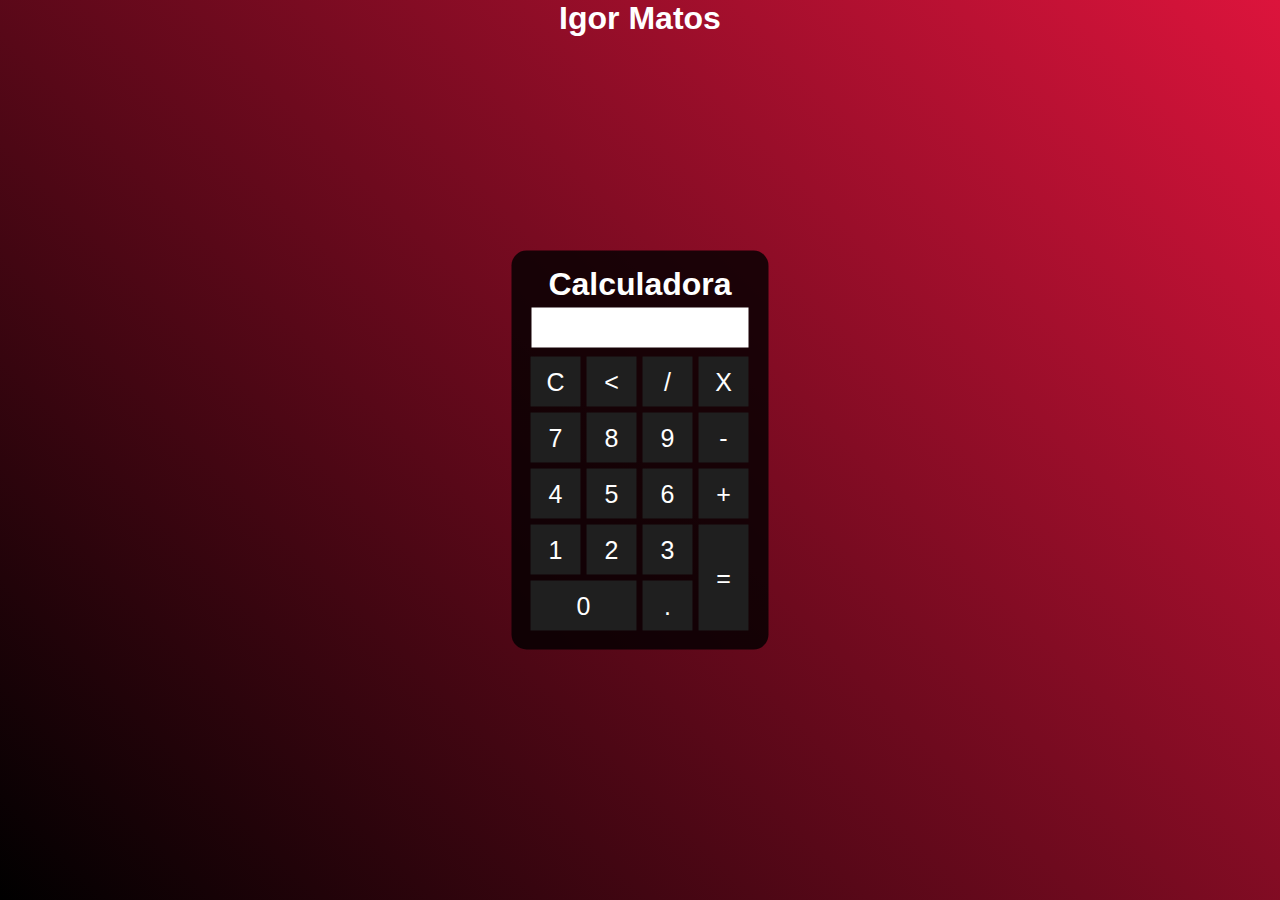
<file: projetos/calculadora/calculadora.html>
<!DOCTYPE html>
<html lang="pt-BR">
<head>
    <meta charset="UTF-8">
    <meta http-equiv="X-UA-Compatible" content="IE=edge">
    <meta name="viewport" content="width=device-width, initial-scale=1.0">
    <title>Calculadora</title>
    <link rel="stylesheet" href="styles.css">
</head>
<body>
    <div class="fundo">
        <h1>Igor Matos</h1>
        <div class="calculadora">
            <h1>Calculadora</h1>
            <p id="resultado"></p>
            <table>
                <tr>
                    <td><button class="botao"onclick="clean()">C</button></td>
                    <td><button class="botao" onclick="back()"><</button></td>
                    <td><button class="botao" onclick="insert('/')">/</button></td>
                    <td><button class="botao" onclick="insert('*')">X</button></td>
                </tr>
                <tr>
                    <td><button class="botao" onclick="insert('7')">7</button></td>
                    <td><button class="botao" onclick="insert('8')">8</button></td>
                    <td><button class="botao" onclick="insert('9')">9</button></td>
                    <td><button class="botao" onclick="insert('-')">-</button></td>
                </tr>
                <tr>
                    <td><button class="botao" onclick="insert('4')">4</button></td>
                    <td><button class="botao" onclick="insert('5')">5</button></td>
                    <td><button class="botao" onclick="insert('6')">6</button></td>
                    <td><button class="botao" onclick="insert('+')">+</button></td>
                    <tr>
                        <td><button class="botao" onclick="insert('1')">1</button></td>
                        <td><button class="botao" onclick="insert('2')">2</button></td>
                        <td><button class="botao" onclick="insert('3')">3</button></td>
                        <td rowspan="2"><button class="botao" style="height: 106px;" onclick="calcular()">=</button></td>
                        <tr>
                            <td colspan="2"><button class="botao" style="width: 106px;" onclick="insert('0')">0</button></td>
                            <td><button class="botao" onclick="insert('.')">.</button></td>
                        </tr>
                    </tr>
                </tr>
            </table>
        </div>
    </div>
    <script src="script.js"></script>
</body>
</html>
</file>
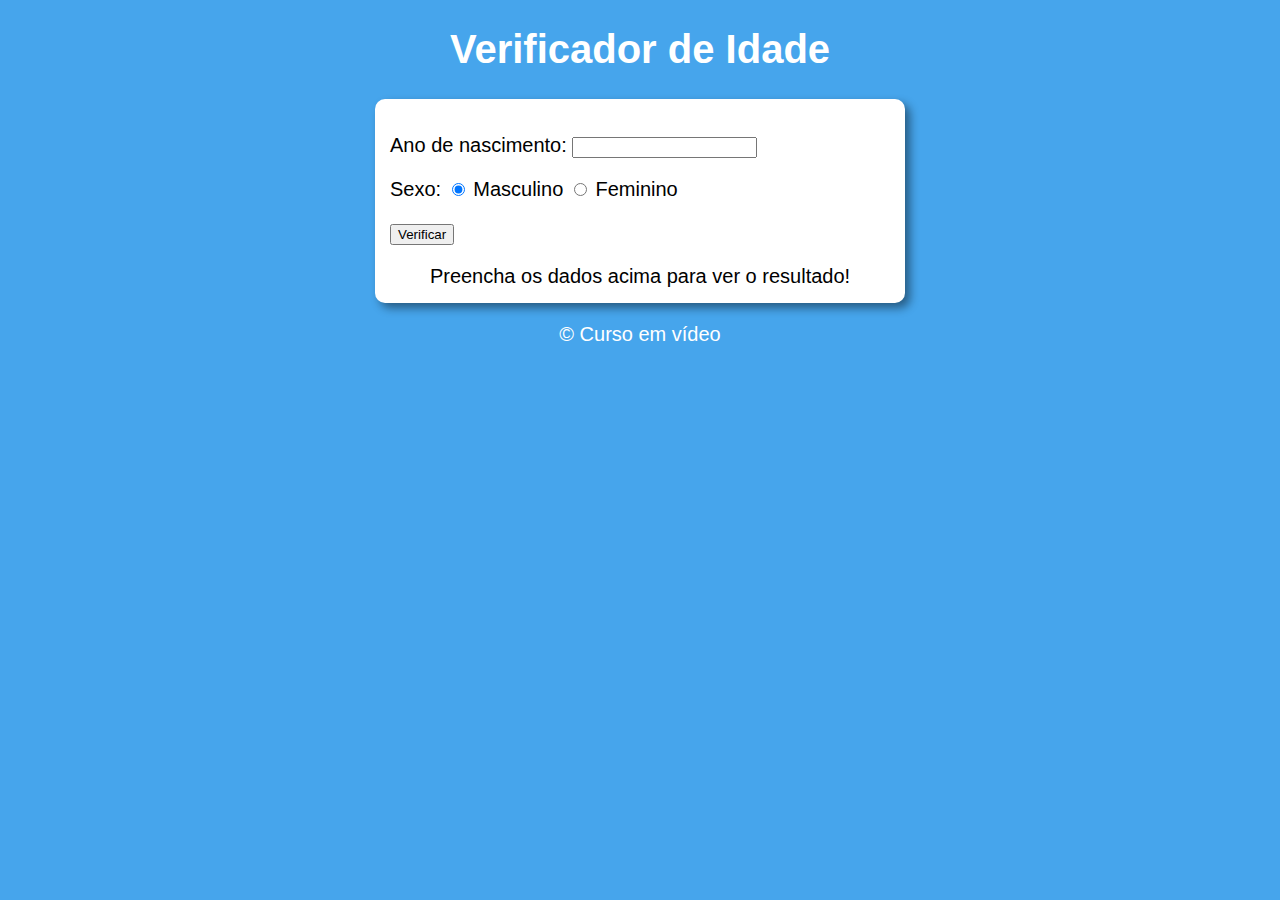
<file: projetos/Verificador de idade/modelo.html>
<!DOCTYPE html>
<html lang="pt-BR">
<head>
    <meta charset="UTF-8">
    <meta http-equiv="X-UA-Compatible" content="IE=edge">
    <meta name="viewport" content="width=device-width, initial-scale=1.0">
    <title>Verificador de Idade</title>
    <link rel="stylesheet" href="style.css">
</head>
<body>
    <header>
        <h1>Verificador de Idade</h1>
    </header>
    <section>
        <div>
           <p>Ano de nascimento:
            <input type="number" name="txtano" id="txtano" min="0">
           </p>
           <p> Sexo:    
                <input type="radio" name="radsex" id="masc" checked>
                <label for="masc">Masculino</label>
                <input type="radio" name="radsex" id="fem">
                <label for="fem">Feminino</label>
           </p>
           <p>
            <input type="button" value="Verificar" onclick="verificar()">
           </p>
        </div>
        <div id="res">
           Preencha os dados acima para ver o resultado!
        </div>
        <div class="img">
            
        </div>
    </section>
    <footer>
        <p>&copy; Curso em vídeo</p>
    </footer>
    <script src="script.js"></script>
</body>
</html>
</file>
<file: projetos/coca-cola/styles.css>
@import url('https://fonts.googleapis.com/css2?family=Poppins:wght@300;400;500;600;700&display=swap');

* {
    margin: 0;
    padding: 0;
    box-sizing: border-box;
    font-family: 'Poppins', sans-serif;
}

section {
    position: relative;
    width: 100%;
    min-height: 100vh;
    padding: 100px;
    background: #121212;
    display: flex;
    align-items: center;
    justify-content: center;
    overflow: hidden;
}

.circle {
    position: absolute;
    top: 0;
    left: 0;
    width: 100%;
    height: 100%;
    background-color: #e51e2a;
    clip-path: circle(50% at bottom right);
}

header {
    position: absolute;
    top: 0;
    left: 0;
    width: 100%;
    padding: 40px 100px;
    display: flex;
    align-items: center;
    justify-content: space-between;
}
header.logo {
    position: relative;
    max-width: 150px;
}
header .navegation ul {
    position: relative;
    display: flex;
}
header .navegation li {
    list-style: none;
}
header .navegation li a{
    color: #ffff;
    display: inline-block;
    text-decoration: none;
    font-weight: 500;
    font-size: 19px;
    margin-left: 100px;
}
.container {
    position: relative;
    width: 100%;
    display: flex;
    align-items: center;
    justify-content: space-between;
}
.container .text {
    position: relative;
    max-width: 600px;
    margin-right: 20px;
}
.container .text h2{
    color: #ffff;
    font-size: 3em;
    margin-bottom: 10px;
    line-height: 2.5em;
    font-weight: 700;
}
.container .text h2 span {
    font-size: 3.5em;
    color: #e51e2a;
}
.container .text p {
    color: #ffff;
}
.container .text a{
    display: inline-block;
    margin-top: 50px;
    padding: 10px 25px;
    background:#e51e2a;
    color: #ffff;
    font-weight: 500;
    text-decoration: none;
    letter-spacing: 1px;
    border-radius: 40px;
    transition: 0.3s ease-in-out;
}
.container .text a:hover{
    transform: translateY(-10px);
}
.icons {
    position: absolute;
    bottom: 40px;
    left: 100px;
    display: flex;
    align-items: center;
    justify-content: center;
}
.icons li {
    list-style: none;
}
.icons li a {
    display: inline-block;
    width: 50px;
    height: 50px;
    border-radius: 50%;
    background: #222;
    margin-left: 45px;
    display: flex;
    align-items: center;
    justify-content: center;
    transition: 0.3s ease-in-out;
}
.icons li a:hover{
    background: #e51e2a;
    transform: translateY(-10px);
}
.icons li a img{
    transform: scale(0.5);
    filter: invert(1);
}
.boxImg {
    position: absolute;
    right: 0;
    bottom: -40px;
}
.boxImg img {
    width: 200px;
}
.boxImg .img1 {
    transform: rotate(-15deg);
}
.boxImg .img2 {
    transform: rotate(5deg);
}

.boxImg .img3 {
    transform: rotate(15deg);
}
.boxImg .img4 {
    transform: rotate(-15deg);
}
</file>
<file: projetos/mario/css/styles.css>
* {
    margin: 0;
    padding: 0;
    box-sizing: border-box;
}

.background {
    background-color: rgb(107, 70, 45);
    position: relative;
    height: 475px;
}

.game-board {
    width: 100%;
    height: 500px;
    border-bottom: 15px solid rgb(27, 192, 27);
    margin: 0 auto;
    position: relative;
    overflow: hidden;
    background: linear-gradient(#87CEEB, #E0F6FF);
}

.pipe {
    position: absolute;
    bottom: 0;
    width: 80px;
    height: 80px;
    animation: pipe-animation 1.5s infinite linear;
}

.mario {
    width: 150px;
    position: absolute;
    bottom: 0px;
}

.jump {
    animation: jump 500ms ease-out;
}

.clouds {
    position: absolute;
    width: 400px;
    animation: clouds-animation 20s infinite linear;
}

@keyframes pipe-animation {
    from {
        right: 0;
    }

    to {
        right: 100%;
    }
}


@keyframes jump {
    
    0% {
        bottom: 0;
    }

    40% {
        bottom: 180px;
    }

    50% {
        bottom: 180px;
    }

    60% {
        bottom: 180px;
    }

    100% {
        bottom: 0;
    }
}

@keyframes clouds-animation {

from {
    right: -400px;
}

to {
    right: 100%;
}

}
</file>
<file: projetos/relogio-digital/style.css>
@import url('https://fonts.googleapis.com/css2?family=Open+Sans:wght@300;400;500&display=swap');

* {
    margin: 0;
    padding: 0;
    font-family: 'Opens Sans', sans-serif;
}

body {
    height: 100vh;
    background: linear-gradient(120deg, #ffe53bd8, #ff2525da);
    display: flex;
    align-items: center;
    justify-content: center;
}

.relogio {
    display: flex;
    align-items: center;
    justify-content: space-around;
    height: 200px;
    width: 550px;
    background: transparent;
    border-radius: 3px;
    box-shadow: 0px 8px 10px rgba(0, 0, 0, .5);
}

.relogio div {
    height: 170px;
    width: 150px;
    display: flex;
    flex-direction: column;
    align-items: center;
    justify-content: center;
    color: #fff;
    background: rgba(5, 5, 5, .9);
    box-shadow: 5px 5px 15px rgba(0, 0, 0, .7);
    border-radius: 7px;
    letter-spacing: 3px;
}

.relogio span {
    font-weight: bold;
    font-size: 60px;
}

.relogio span.tempo {
    font-size: 10px;
}
</file>
<file: projetos/site-login/estilos.css>
@import url('https://fonts.googleapis.com/css2?family=Noto+Sans:wght@400;700&display=swap');

body {
    margin: 0;
    font-family: 'Noto Sans', sans-serif;
}

.main-login {
    width: 100vw;
    height: 100vh;
    background: #201b2c;
    display: flex;
    justify-content: center;
    align-items: center;
}

.left-login {
    width: 50vw;
    height: 100vh;
    display: flex;
    justify-content: center;
    align-items: center;
    flex-direction: column;
}

.left-login > h1 {
    font-size: 3vw;
    color: #77ffc0;
}

.left-login-image {
    width: 35vw;
}

.right-login {
    width: 50vw;
    height: 100vh;
    display: flex;
    justify-content: center;
    align-items: center;
}

.card-login {
    width: 60%;
    display: flex;
    justify-content: center;
    align-items: center;
    flex-direction: column;
    padding: 30px 35px;
    background: #2f2841;
    border-radius: 20px;
    box-shadow: 0px 10px 40px #00000056;
}

.card-login > h1 {
    color: #00ff88;
    font-weight: 800;
    margin: 0;
}

.textfield {
    display: flex;
    flex-direction: column;
    align-items: flex-start;
    justify-content: center;
    margin: 10px 0px;
    width: 100%;
}

.textfield > input{
    width: 100%;
    border: none;
    border-radius: 10px;
    padding: 15px;
    background: #514869;
    color: #f0ffffde;
    font-size: 12pt;
    box-shadow: 0px 10px 40px #00000056;
    outline: none;
    box-sizing: border-box;
}

.textfield > label {
    color: #f0ffffde;
    margin-bottom: 10px;
}

.textfield > input::placeholder{
    color: #f0ffff94;
}

.btn-login{
    width: 100%;
    padding: 16px 0px;
    margin: 25px;
    border: none;
    border-radius: 8px;
    outline: none;
    text-transform: uppercase;
    font-weight: 800;
    letter-spacing: 3px;
    color: #2b134b;
    background: #00ff88;
    cursor: pointer;
    box-shadow: 0px 10px 40px -12px #00ff8052;
}
</file>
<file: css/style.css>
@import url('https://fonts.googleapis.com/css2?family=Poppins:ital,wght@0,500;0,600;0,700;0,800;0,900;1,400;1,500;1,600;1,700;1,800;1,900&display=swap');

* {
    margin: 0;
    padding: 0;
    box-sizing: border-box;
    font-family: "Poppins", sans-serif;
    text-decoration: none;
    list-style: none;
}

body {
    background: linear-gradient(rgba(0, 0, 0, 0.5), rgba(0, 0, 0, 0.5)), url(../images/background.jpg);
    background-size: cover;
    background-position: center;
    height: 200vh;
    width: 100%;
}

header {
    height: 60px;
    width: 100%;
    padding-top: 1rem;
    position: fixed;
    z-index: 1;
    background: black;
}

footer {
    width: 100%;
    margin-bottom: 0;
    background: black;
    color: white;
}

.hr-simples {
    margin-top: 250px;
    text-align: center;
    opacity: 5%;
}

a {
    text-decoration: none;
    color: white;
}

.redes-sociais a {
    color: #2ecc71;
    padding: 10px;
}

.btn {
    margin-top: 15px;
}

i {
    font-size: 30px;
    color: #2ecc71;
}

.aboutme {
    text-align: center;
    margin-top: 100px;
    justify-content: center;
    align-items: center;
    color: #fff;
}

.aboutme h1 {
    margin-bottom: 100px;
}

.formacao {
    text-align: center;
    margin-top: 100px;
    justify-content: center;
    align-items: center;
    color: #fff;
}

.formacao h1 {
    margin-bottom: 100px;
}

.atuacao {
    text-align: center;
    margin-top: 100px;
    justify-content: center;
    align-items: center;
    color: #fff;
}

.atuacao h1 {
    margin-bottom: 100px;
}

.portfolio {
    text-align: center;
    margin-top: 100px;
    justify-content: center;
    align-items: center;
    color: #fff;
}

.contato {
    text-align: center;
    margin-top: 100px;
    color: #fff;
    height: 600px;
}

.contato h1 {
    margin-bottom: 100px;
}

.footer-items {
    position: relative;
    border-right: 200px;
}

.contatos {
    justify-content: center;
    align-items: center;
    width: 450px;
    margin-top: 80px;
}

footer h5 {
    display: flex;
    justify-content: center;
    align-items: center;
    height: 50px;
}

.card {
    margin-bottom: 30px;
}

.modal-body-img {
    height: 100px;
    width: 100px;
}
</file>
<file: projetos/calculadora/styles.css>
* {
    margin: 0;
    padding: 0;
}

.fundo {
    background-image: linear-gradient(45deg,black, crimson);
    height: 100vh;
    color: white;
    font-family: Arial;
    text-align: center;
}

.calculadora {
    position: absolute;
    background-color: rgba(0, 0, 0, 0.8);
    top: 50%;
    left: 50%;
    transform: translate(-50%,-50%);
    border-radius: 15px;
    padding: 15px;
}

.botao {
    width: 50px;
    height: 50px;
    font-size: 25px;
    cursor: pointer;
    background-color: rgb(31, 31, 31);
    border: none;
    color: white;
    margin: 2px;
}

.botao:hover {
    background-color: black;
}

#resultado {
    background-color: white;
    width: 207px;
    height: 30px;
    margin: 5px;
    font-size: 25px;
    color: black;
    text-align: right;
    padding: 5px;
}
</file>
<file: projetos/Verificador de idade/style.css>
body {
    background: rgb(70, 165, 236);
    font: normal 15pt Arial;
}

header {
    color: white;
    text-align: center;
}

section {
    background: white;
    border-radius: 10px;
    padding: 15px;
    width: 500px;
    margin: auto;
    box-shadow: 5px 5px 10px rgba(0, 0, 0, 0.445);
}

footer {
    color: white;
    text-align: center;
    font-size: italic;
}

#res {
    text-align: center;
}

.img {
    text-align: center;
}

img {
    text-align: center;
    width: 250px;
    height: 250px;
    border-radius: 50%;
}
</file>
